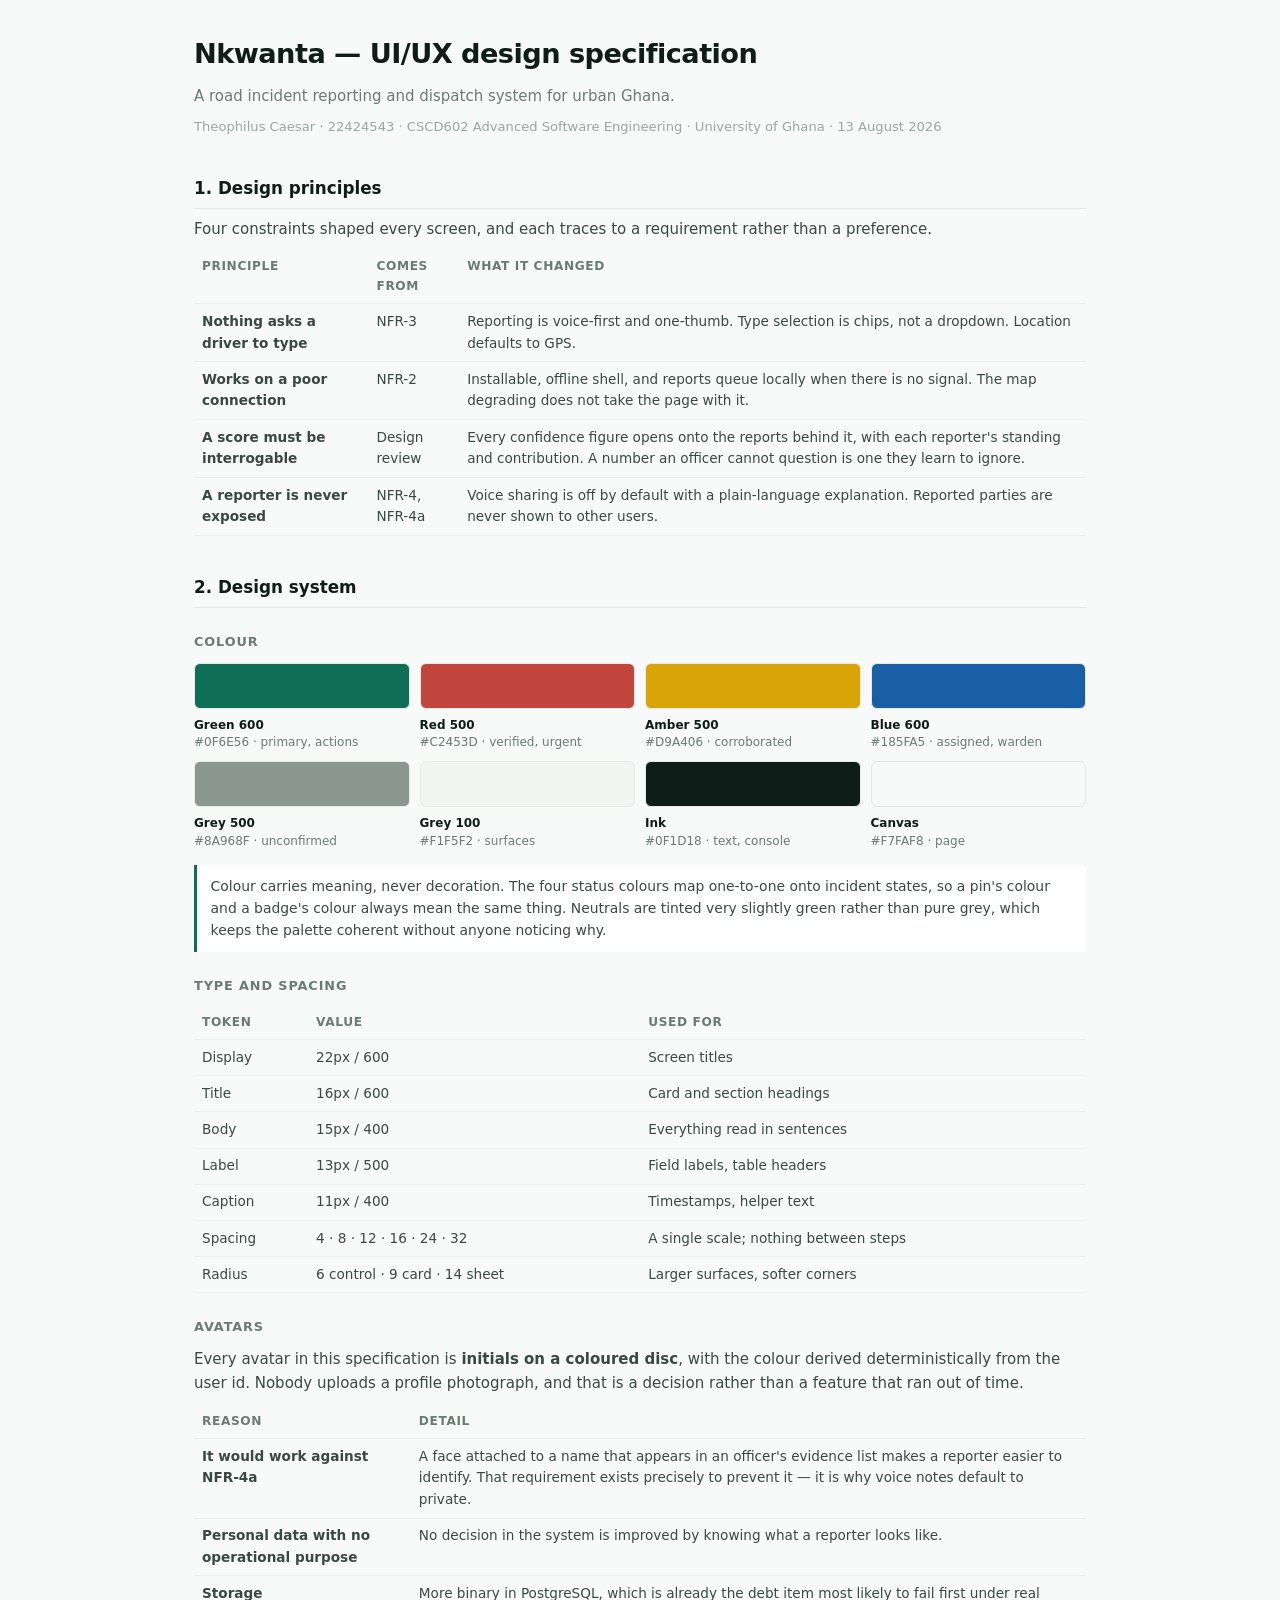
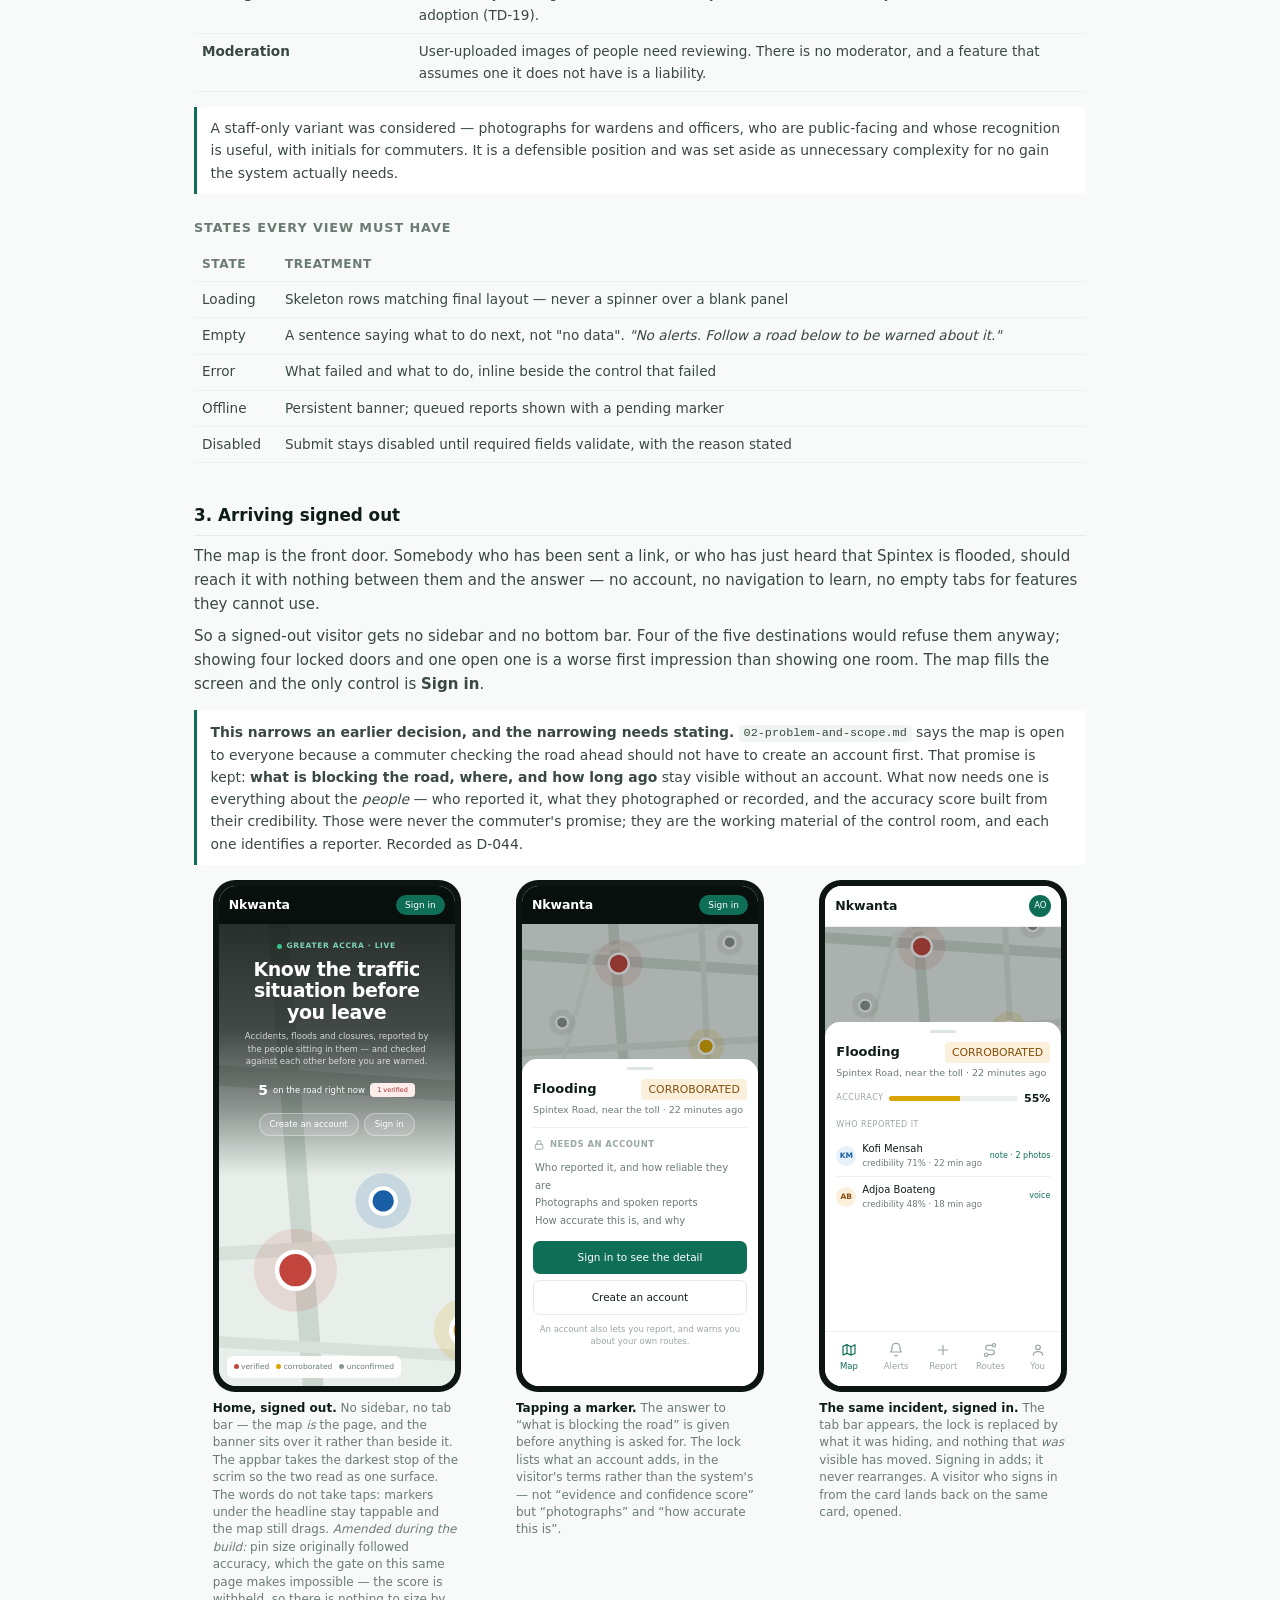
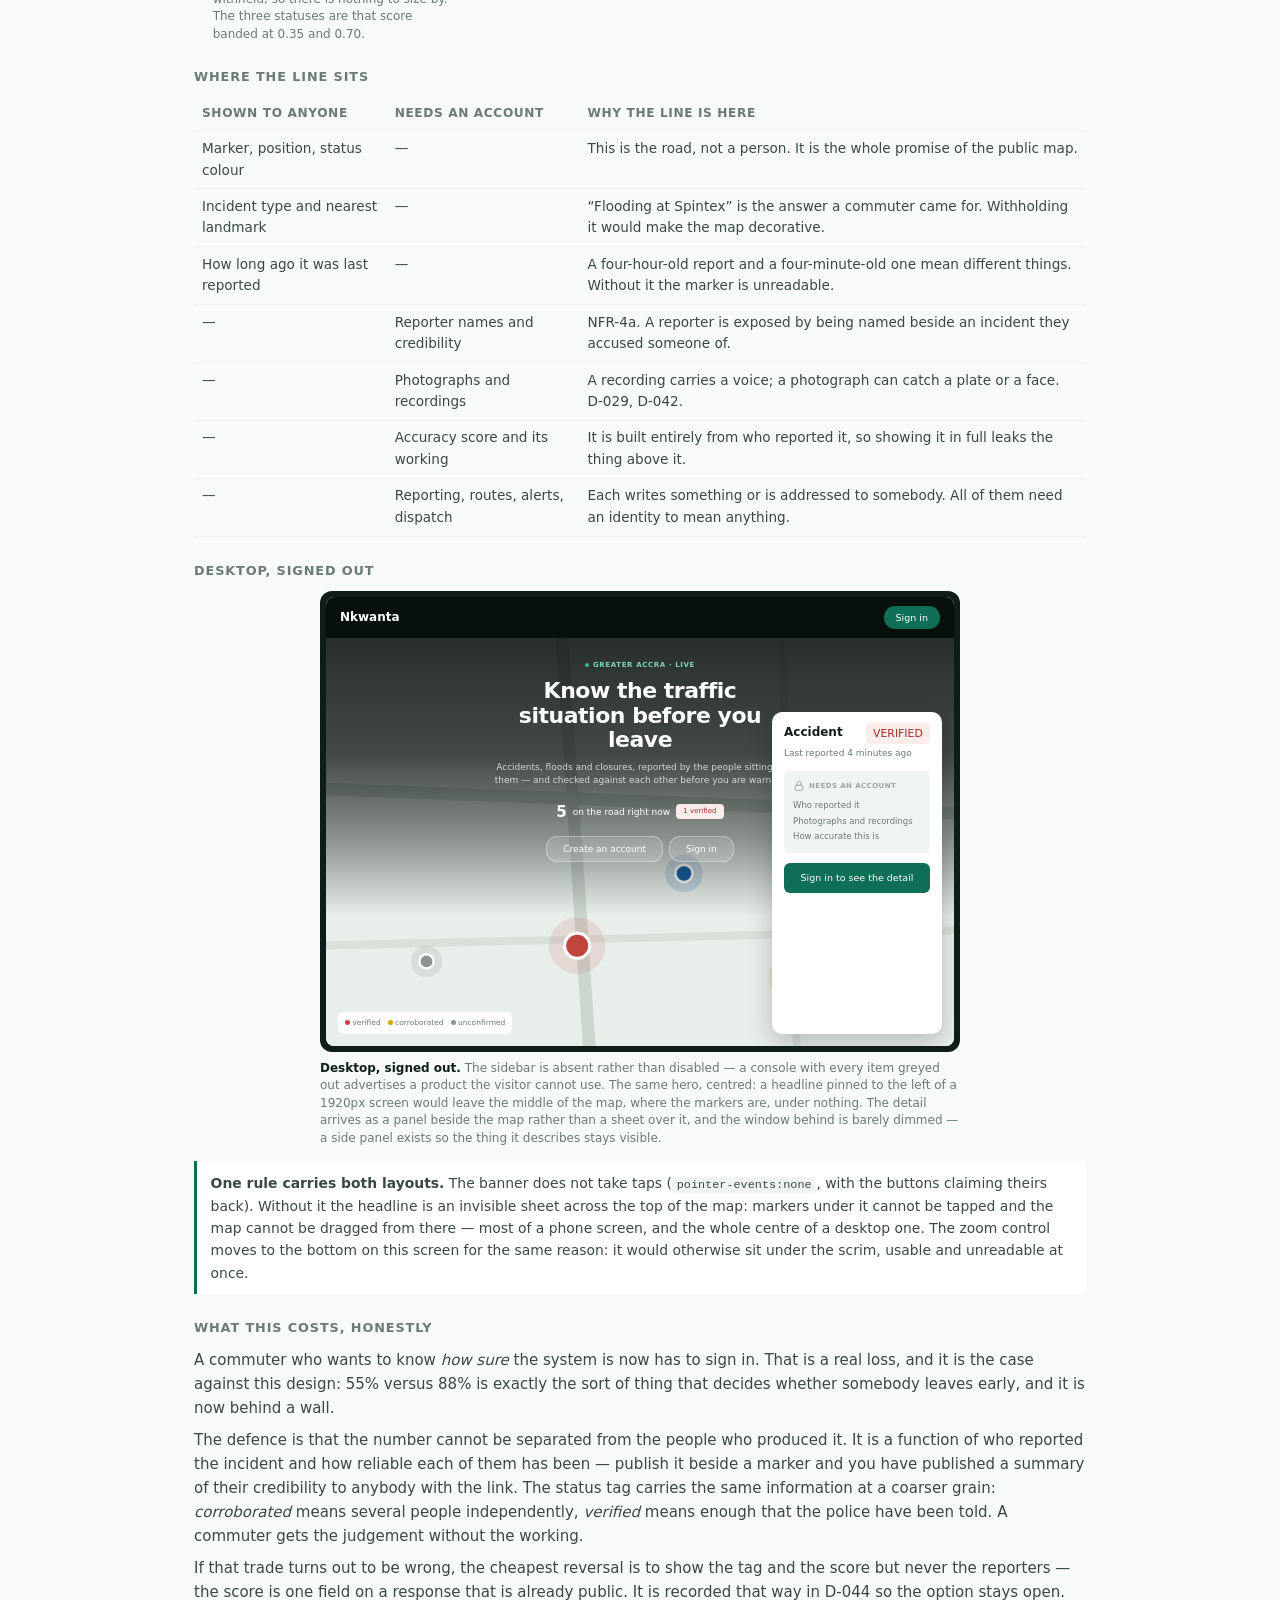
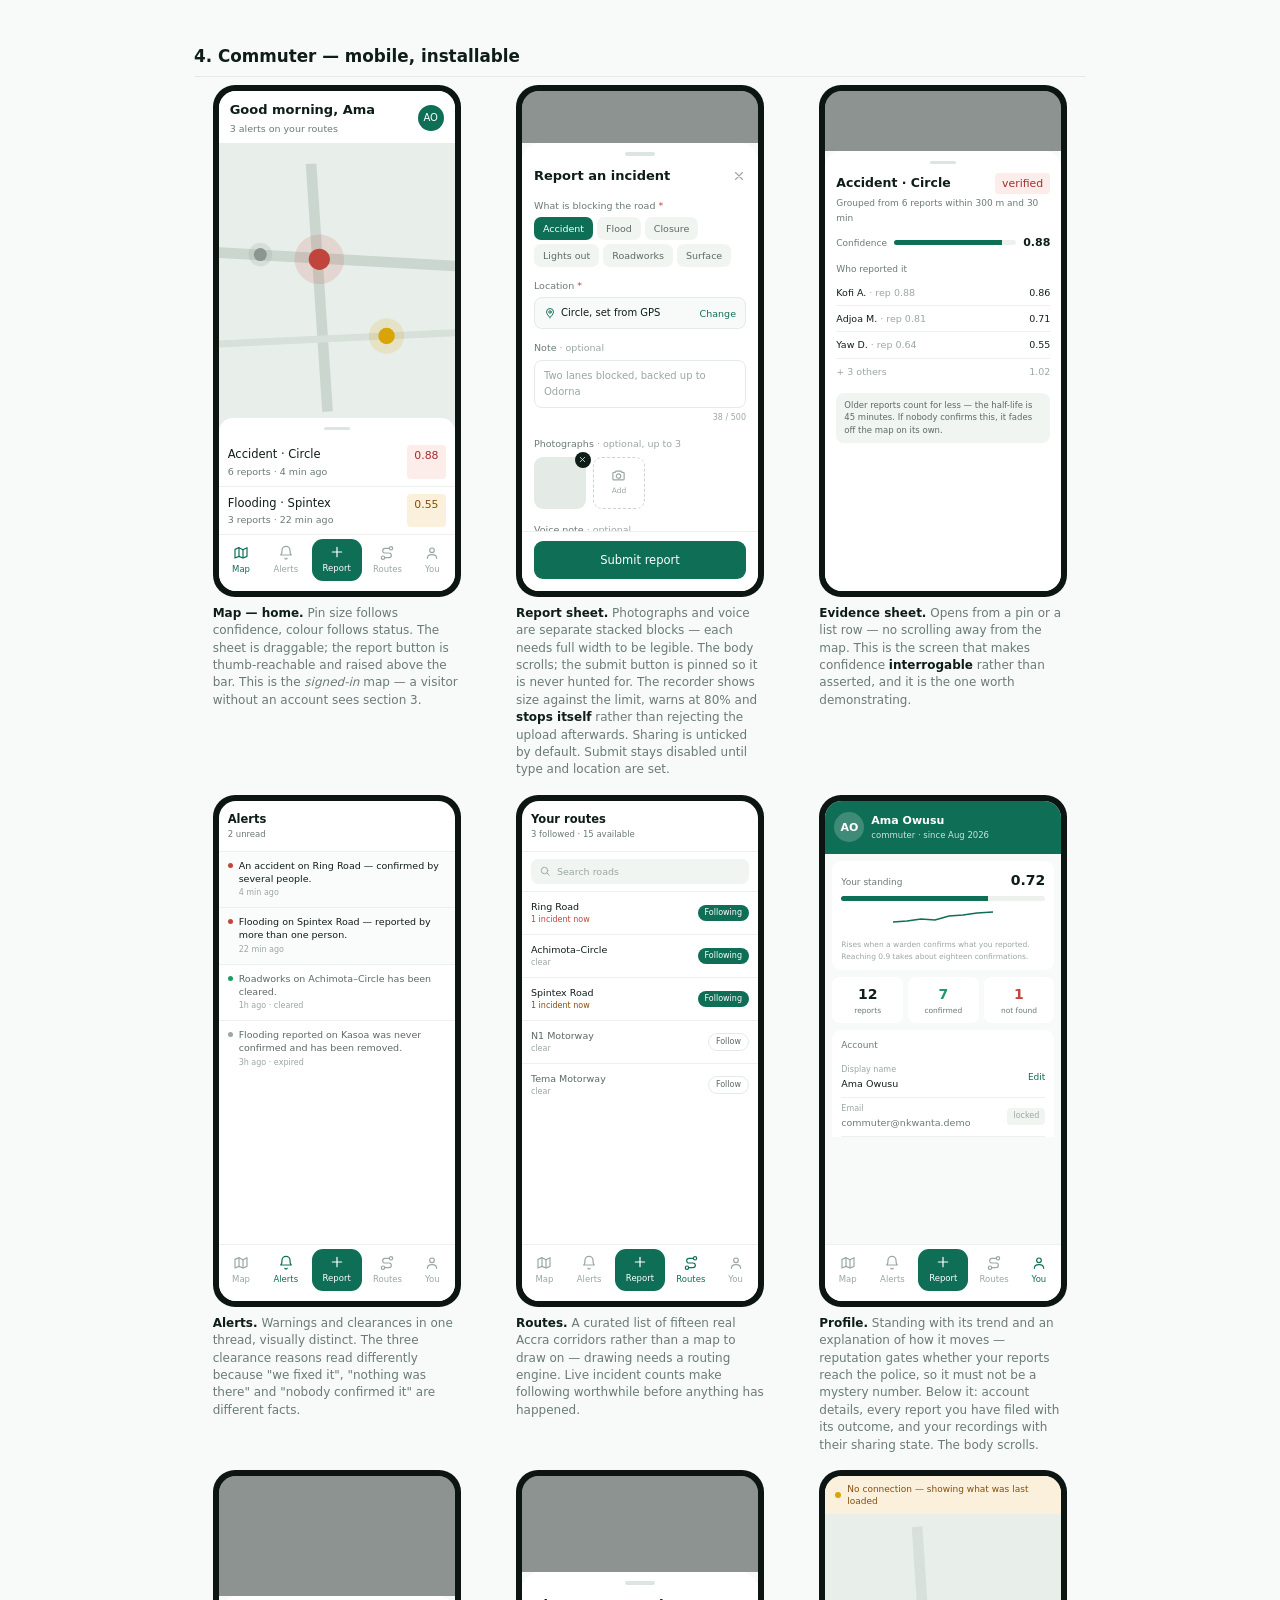
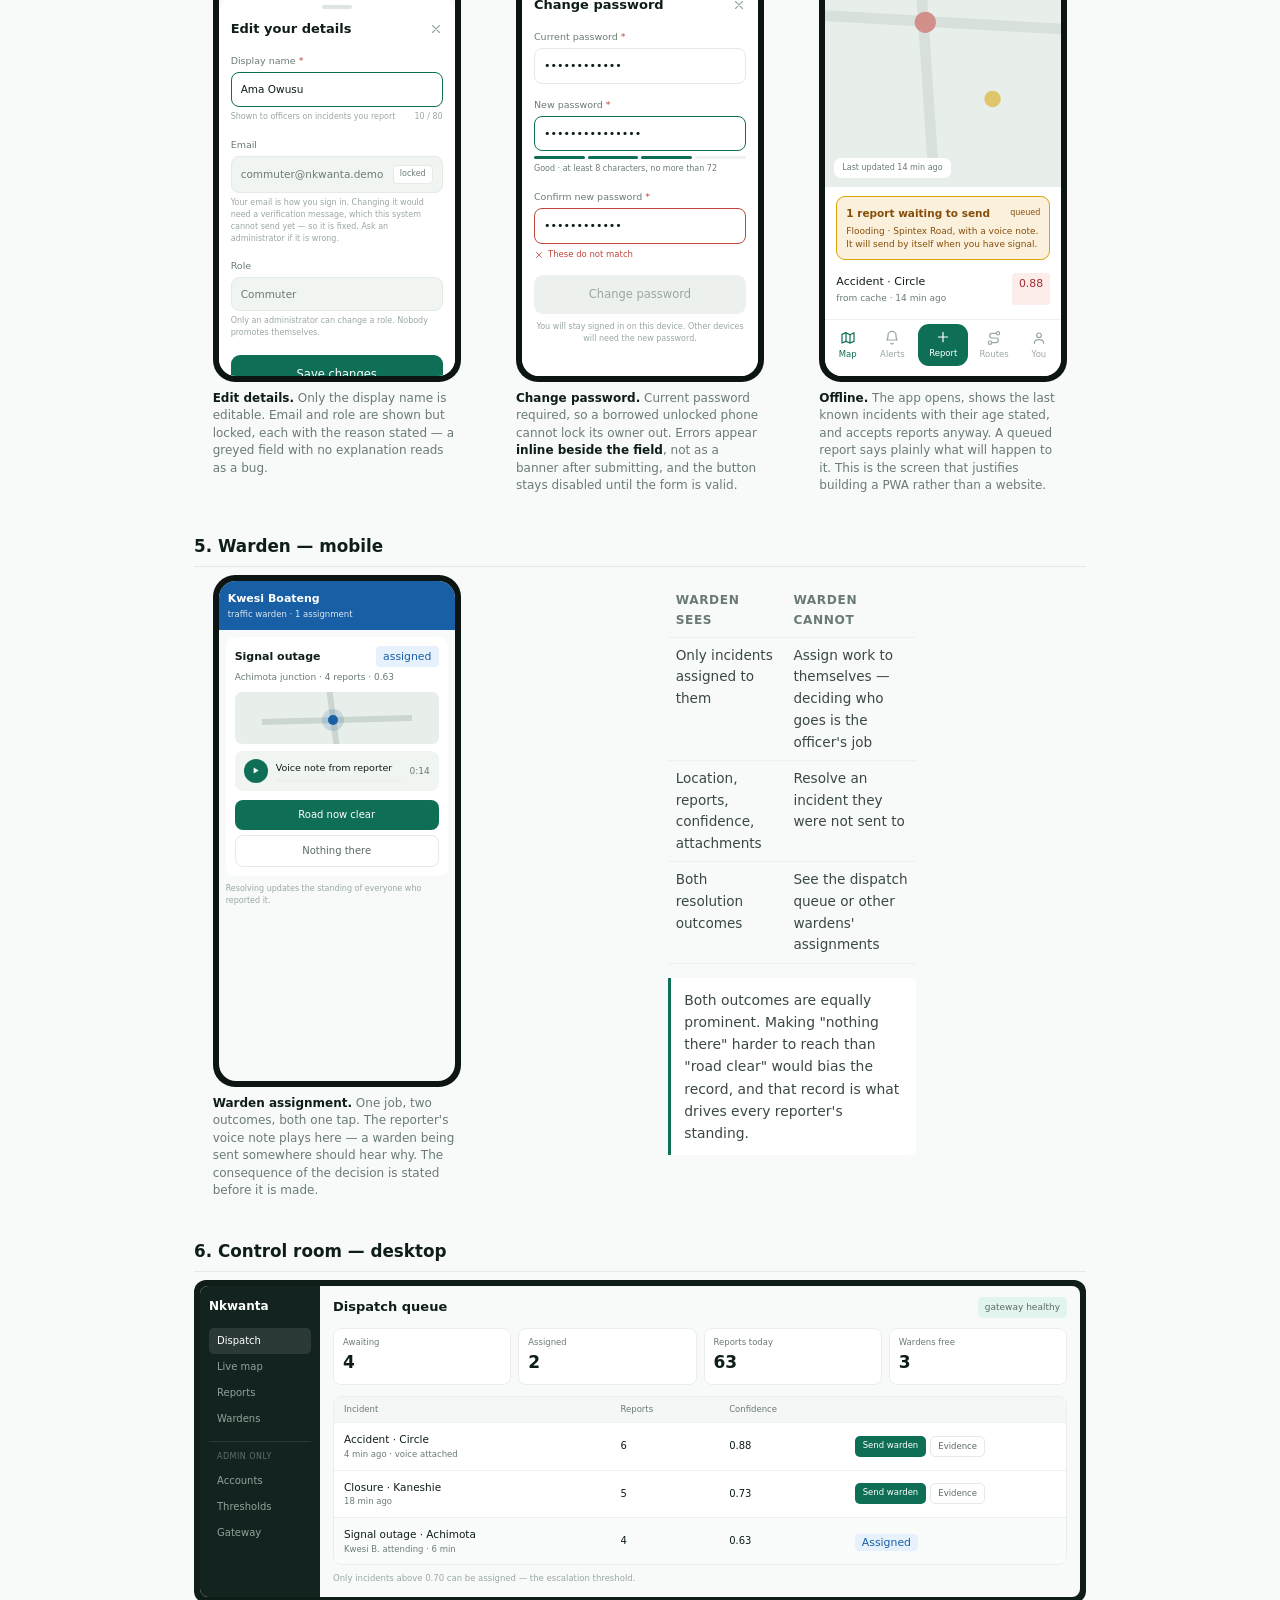
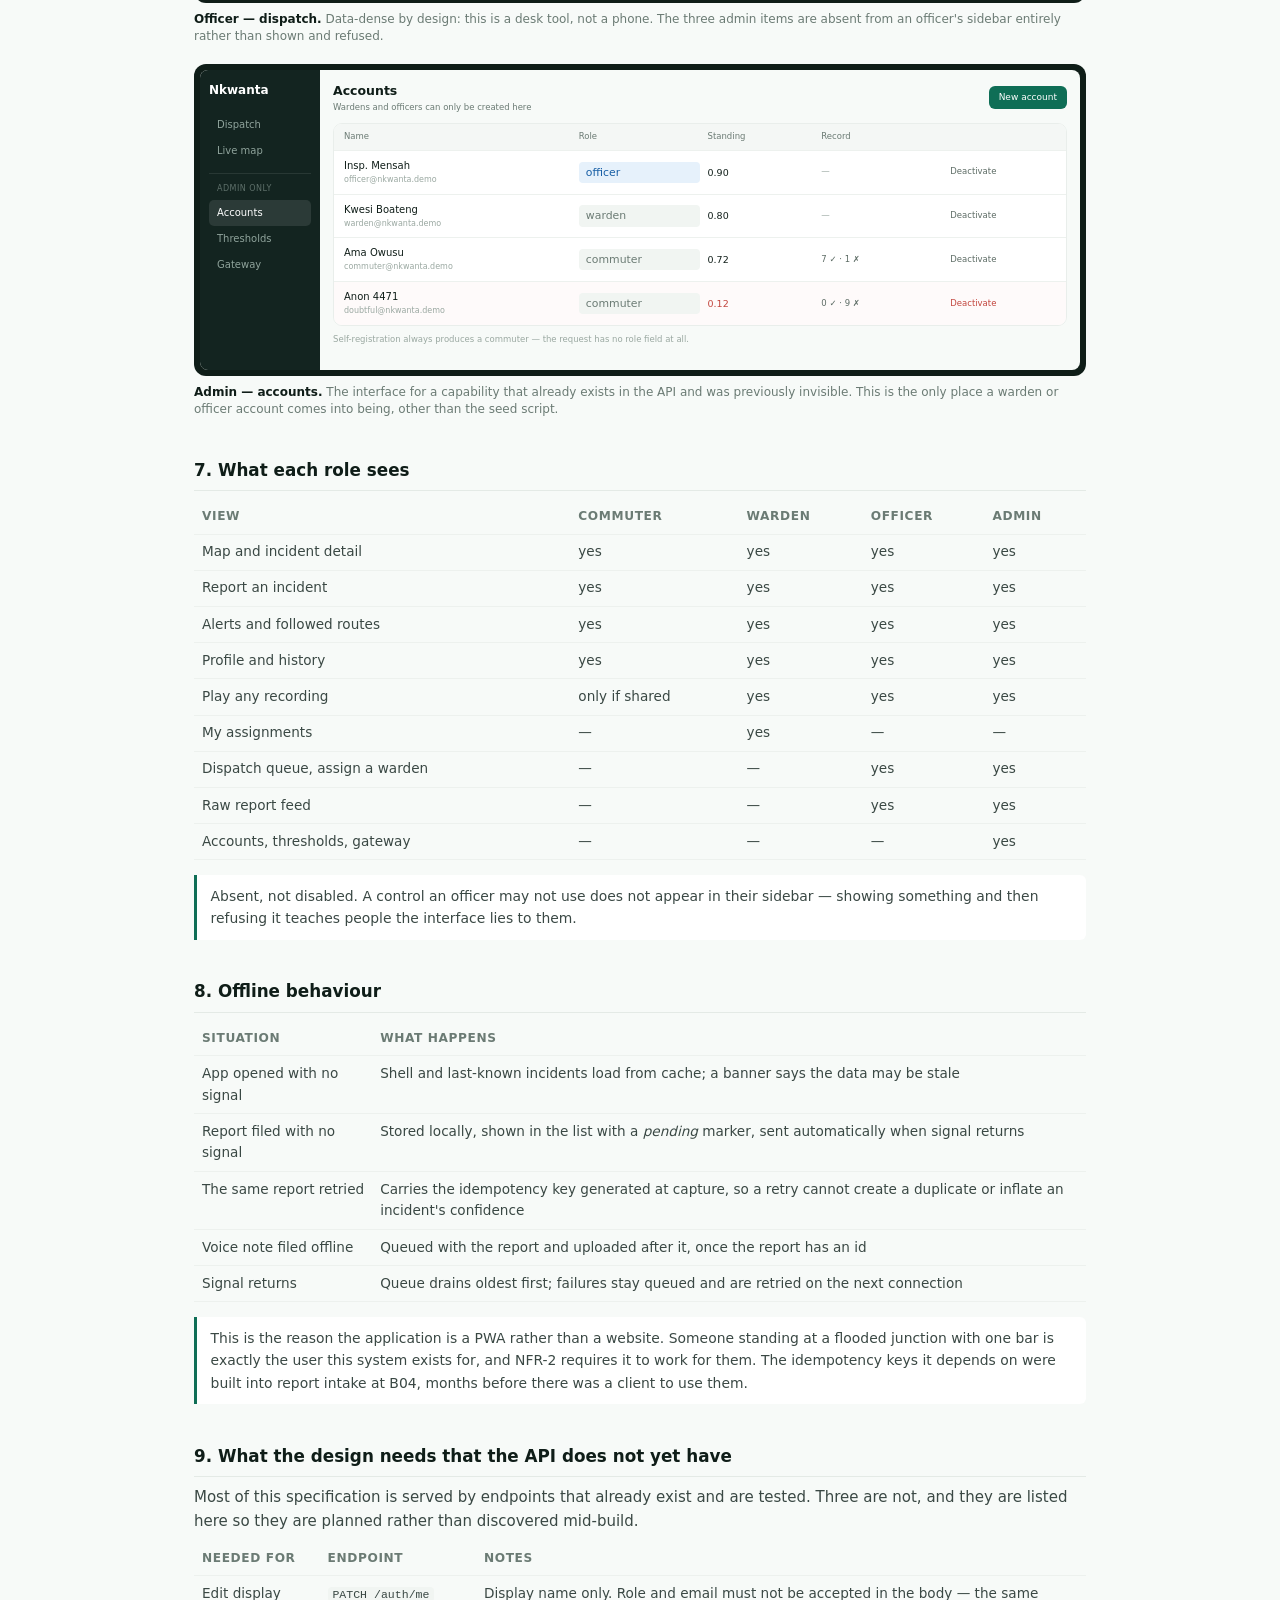
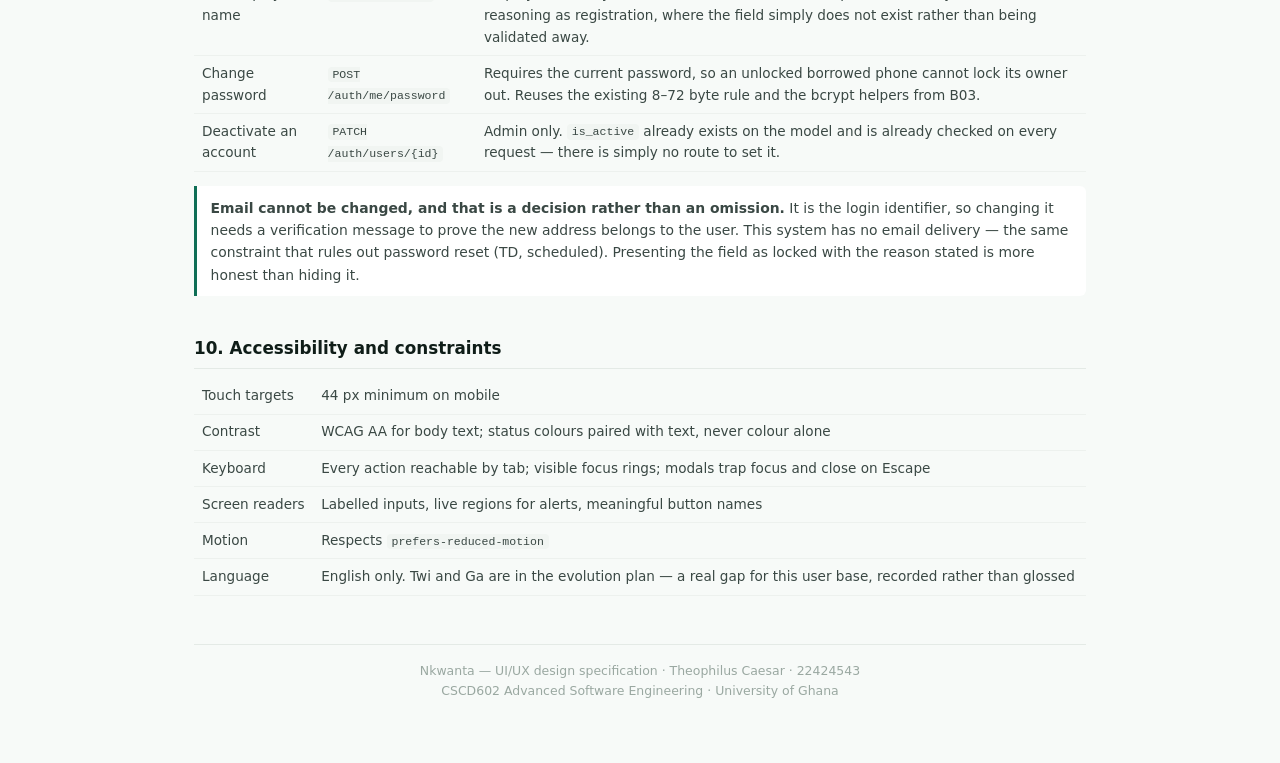
<file: docs/design/ui-designs.html>
<!DOCTYPE html>
<html lang="en">
<head>
<meta charset="utf-8">
<meta name="viewport" content="width=device-width,initial-scale=1">
<title>Nkwanta — UI/UX design specification</title>
<style>
  @page { size: A4; margin: 14mm; }
  :root{
    --ink:#0F1D18; --body:#3A4844; --muted:#6B7B74; --faint:#9AA8A1;
    --line:#E4EAE6; --hair:#EDF1EE; --bg:#F7FAF8; --card:#fff;
    --green:#0F6E56; --green-100:#E1F5EE; --green-600:#1A9D63;
    --blue:#185FA5;  --blue-100:#E6F1FB;
    --red:#C2453D;   --red-100:#FCECEA; --red-700:#A32D2D;
    --amber:#D9A406; --amber-100:#FBF0DC; --amber-700:#854F0B;
    --grey-100:#F1F5F2;
    --r-sm:6px; --r-md:9px; --r-lg:14px;
  }
  *{box-sizing:border-box}
  body{margin:0;background:var(--bg);color:var(--body);
       font:15px/1.6 system-ui,-apple-system,"Segoe UI",Roboto,sans-serif}
  .sheet{max-width:940px;margin:0 auto;padding:2rem 1.5rem 4rem}
  h1{font-size:1.7rem;margin:0 0 .2rem;color:var(--ink);letter-spacing:-.02em;font-weight:600}
  h2{font-size:1.05rem;margin:2.4rem 0 .5rem;color:var(--ink);font-weight:600;
     padding-bottom:.4rem;border-bottom:1px solid var(--line)}
  h3{font-size:.8rem;margin:1.5rem 0 .6rem;color:var(--muted);font-weight:600;
     text-transform:uppercase;letter-spacing:.07em}
  p{margin:.5rem 0} .lede{color:var(--muted);margin-bottom:.3rem}
  .meta{font-size:.82rem;color:var(--faint);margin-bottom:1.4rem}
  table{width:100%;border-collapse:collapse;font-size:.85rem;margin:.6rem 0}
  th,td{text-align:left;padding:.42rem .5rem;border-bottom:1px solid var(--hair);vertical-align:top}
  th{color:var(--muted);font-weight:600;font-size:.76rem;text-transform:uppercase;letter-spacing:.05em}
  code{background:var(--grey-100);padding:.08rem .3rem;border-radius:4px;font-size:.85em}
  .note{background:var(--card);border-left:3px solid var(--green);border-radius:0 var(--r-sm) var(--r-sm) 0;
        padding:.65rem .85rem;font-size:.87rem;margin:.9rem 0;color:var(--body)}
  .grid{display:grid;gap:18px}
  .g4{grid-template-columns:repeat(4,1fr)} .g3{grid-template-columns:repeat(3,1fr)}
  .g2{grid-template-columns:repeat(2,1fr)}
  /* Phone mockups are a fixed device size. Letting them stretch with the viewport
     would misrepresent the layout — a 240px column is the point. */
  .g3>div,.g4>div.dev{justify-self:center;width:100%;max-width:248px}
  @media(max-width:820px){.g4,.g3,.g2{grid-template-columns:1fr 1fr}}
  @media(max-width:560px){.g4,.g3,.g2{grid-template-columns:1fr}}
  .cap{font-size:.75rem;color:var(--muted);margin-top:.5rem;line-height:1.45}
  .cap b{color:var(--ink);font-weight:600}
  .phone{background:#0D1512;border-radius:22px;padding:6px;width:248px;margin:0 auto}
  .screen{background:var(--bg);border-radius:17px;overflow:hidden;height:500px;display:flex;flex-direction:column}
  .scroll{overflow-y:auto;-webkit-overflow-scrolling:touch}
  .ico{width:16px;height:16px;stroke:currentColor;stroke-width:1.8;fill:none;
       stroke-linecap:round;stroke-linejoin:round;display:block;margin:0 auto 2px}
  .ico-sm{width:12px;height:12px;stroke:currentColor;stroke-width:1.9;fill:none;
          stroke-linecap:round;stroke-linejoin:round;flex:none}
  .desk{background:var(--ink);border-radius:12px;padding:6px}
  .deskin{background:var(--bg);border-radius:8px;overflow:hidden;display:grid;grid-template-columns:120px 1fr;min-height:300px}
  .side{background:#132420;padding:11px 9px}
  .side .brand{color:#fff;font-size:12px;font-weight:600;margin-bottom:12px}
  .side a{display:block;color:#8FA39B;font-size:10px;padding:5px 8px;border-radius:5px;text-decoration:none}
  .side a.on{background:rgba(255,255,255,.1);color:#fff}
  .side .sec{color:#5E706A;font-size:8px;letter-spacing:.06em;padding:0 8px 4px;margin-top:9px;
             border-top:1px solid rgba(255,255,255,.09);padding-top:9px}
  .sw{height:46px;border-radius:var(--r-sm);border:1px solid var(--line)}
  .tag{font-size:.68rem;padding:.12rem .45rem;border-radius:4px;font-weight:500}
  .t-red{background:var(--red-100);color:var(--red-700)} .t-amb{background:var(--amber-100);color:var(--amber-700)}
  .t-blu{background:var(--blue-100);color:var(--blue)} .t-gry{background:var(--grey-100);color:var(--muted)}
  .t-grn{background:var(--green-100);color:var(--green)}
  .row{display:flex;justify-content:space-between;gap:6px;padding:7px 9px;border-bottom:1px solid var(--hair)}
  .bar{height:5px;background:var(--hair);border-radius:3px;overflow:hidden}
  .bar>i{display:block;height:100%;background:var(--green)}
  .nav{background:#fff;border-top:1px solid var(--hair);display:flex;justify-content:space-around;
       padding:8px 0 10px;flex:none}
  .nav a{text-align:center;font-size:8.5px;color:#9AA8A1;text-decoration:none;display:block;
         min-width:38px;padding:2px 0}
  .nav a.on{color:var(--green)}
  .nav a.fab{background:var(--green);color:#fff;border-radius:11px;padding:5px 11px;margin-top:-4px}
  footer{margin-top:3rem;padding-top:1rem;border-top:1px solid var(--line);
         font-size:.78rem;color:var(--faint);text-align:center}
  @media print{ body{background:#fff} .sheet{max-width:none;padding:0} h2{page-break-after:avoid} .grid{page-break-inside:avoid} }
</style>
</head>
<body>

<!-- Icon set. Inline so the document stays self-contained and prints without a network. -->
<svg style="display:none" aria-hidden="true">
  <symbol id="i-map" viewBox="0 0 24 24"><path d="M9 4 3 6.5v13L9 17l6 2.5 6-2.5v-13L15 7 9 4Z"/><path d="M9 4v13M15 7v12.5"/></symbol>
  <symbol id="i-bell" viewBox="0 0 24 24"><path d="M18 8a6 6 0 1 0-12 0c0 6-2 7-2 7h16s-2-1-2-7Z"/><path d="M10.3 20a2 2 0 0 0 3.4 0"/></symbol>
  <symbol id="i-plus" viewBox="0 0 24 24"><path d="M12 5v14M5 12h14"/></symbol>
  <symbol id="i-route" viewBox="0 0 24 24"><circle cx="6" cy="19" r="2.5"/><circle cx="18" cy="5" r="2.5"/><path d="M15.5 5H9a3.5 3.5 0 0 0 0 7h6a3.5 3.5 0 0 1 0 7H8.5"/></symbol>
  <symbol id="i-user" viewBox="0 0 24 24"><circle cx="12" cy="8" r="3.5"/><path d="M5 20c0-3.3 3.1-5.5 7-5.5s7 2.2 7 5.5"/></symbol>
  <symbol id="i-pin" viewBox="0 0 24 24"><path d="M12 21s7-6.3 7-11a7 7 0 1 0-14 0c0 4.7 7 11 7 11Z"/><circle cx="12" cy="10" r="2.5"/></symbol>
  <symbol id="i-camera" viewBox="0 0 24 24"><path d="M3 8.5A1.5 1.5 0 0 1 4.5 7h2L8 5h8l1.5 2h2A1.5 1.5 0 0 1 21 8.5v9A1.5 1.5 0 0 1 19.5 19h-15A1.5 1.5 0 0 1 3 17.5v-9Z"/><circle cx="12" cy="13" r="3.5"/></symbol>
  <symbol id="i-mic" viewBox="0 0 24 24"><rect x="9" y="3" width="6" height="11" rx="3"/><path d="M5 11a7 7 0 0 0 14 0M12 18v3"/></symbol>
  <symbol id="i-search" viewBox="0 0 24 24"><circle cx="11" cy="11" r="6.5"/><path d="m16 16 4.5 4.5"/></symbol>
  <symbol id="i-x" viewBox="0 0 24 24"><path d="M6 6l12 12M18 6 6 18"/></symbol>
  <symbol id="i-play" viewBox="0 0 24 24"><path d="M8 5.5v13l11-6.5-11-6.5Z"/></symbol>
  <symbol id="i-check" viewBox="0 0 24 24"><path d="m5 13 4.5 4.5L19 7"/></symbol>
  <symbol id="i-lock" viewBox="0 0 24 24"><rect x="4.5" y="10.5" width="15" height="10" rx="2"/><path d="M8 10.5V7a4 4 0 0 1 8 0v3.5"/></symbol>
  <symbol id="i-eye" viewBox="0 0 24 24"><path d="M2 12s3.6-6.5 10-6.5S22 12 22 12s-3.6 6.5-10 6.5S2 12 2 12Z"/><circle cx="12" cy="12" r="2.8"/></symbol>
</svg>

<div class="sheet">

<h1>Nkwanta — UI/UX design specification</h1>
<p class="lede">A road incident reporting and dispatch system for urban Ghana.</p>
<p class="meta">
  Theophilus Caesar · 22424543 · CSCD602 Advanced Software Engineering ·
  University of Ghana · 13 August 2026
</p>

<h2>1. Design principles</h2>
<p>Four constraints shaped every screen, and each traces to a requirement rather than a preference.</p>
<table>
  <tr><th>Principle</th><th>Comes from</th><th>What it changed</th></tr>
  <tr>
    <td><b>Nothing asks a driver to type</b></td>
    <td>NFR-3</td>
    <td>Reporting is voice-first and one-thumb. Type selection is chips, not a dropdown. Location defaults to GPS.</td>
  </tr>
  <tr>
    <td><b>Works on a poor connection</b></td>
    <td>NFR-2</td>
    <td>Installable, offline shell, and reports queue locally when there is no signal. The map degrading does not take the page with it.</td>
  </tr>
  <tr>
    <td><b>A score must be interrogable</b></td>
    <td>Design review</td>
    <td>Every confidence figure opens onto the reports behind it, with each reporter's standing and contribution. A number an officer cannot question is one they learn to ignore.</td>
  </tr>
  <tr>
    <td><b>A reporter is never exposed</b></td>
    <td>NFR-4, NFR-4a</td>
    <td>Voice sharing is off by default with a plain-language explanation. Reported parties are never shown to other users.</td>
  </tr>
</table>

<h2>2. Design system</h2>

<h3>Colour</h3>
<div class="grid g4" style="gap:10px">
  <div><div class="sw" style="background:#0F6E56"></div><div class="cap"><b>Green 600</b><br>#0F6E56 · primary, actions</div></div>
  <div><div class="sw" style="background:#C2453D"></div><div class="cap"><b>Red 500</b><br>#C2453D · verified, urgent</div></div>
  <div><div class="sw" style="background:#D9A406"></div><div class="cap"><b>Amber 500</b><br>#D9A406 · corroborated</div></div>
  <div><div class="sw" style="background:#185FA5"></div><div class="cap"><b>Blue 600</b><br>#185FA5 · assigned, warden</div></div>
  <div><div class="sw" style="background:#8A968F"></div><div class="cap"><b>Grey 500</b><br>#8A968F · unconfirmed</div></div>
  <div><div class="sw" style="background:#F1F5F2"></div><div class="cap"><b>Grey 100</b><br>#F1F5F2 · surfaces</div></div>
  <div><div class="sw" style="background:#0F1D18"></div><div class="cap"><b>Ink</b><br>#0F1D18 · text, console</div></div>
  <div><div class="sw" style="background:#F7FAF8"></div><div class="cap"><b>Canvas</b><br>#F7FAF8 · page</div></div>
</div>
<div class="note">
  Colour carries meaning, never decoration. The four status colours map one-to-one onto incident
  states, so a pin's colour and a badge's colour always mean the same thing. Neutrals are tinted
  very slightly green rather than pure grey, which keeps the palette coherent without anyone
  noticing why.
</div>

<h3>Type and spacing</h3>
<table>
  <tr><th>Token</th><th>Value</th><th>Used for</th></tr>
  <tr><td>Display</td><td>22px / 600</td><td>Screen titles</td></tr>
  <tr><td>Title</td><td>16px / 600</td><td>Card and section headings</td></tr>
  <tr><td>Body</td><td>15px / 400</td><td>Everything read in sentences</td></tr>
  <tr><td>Label</td><td>13px / 500</td><td>Field labels, table headers</td></tr>
  <tr><td>Caption</td><td>11px / 400</td><td>Timestamps, helper text</td></tr>
  <tr><td>Spacing</td><td>4 · 8 · 12 · 16 · 24 · 32</td><td>A single scale; nothing between steps</td></tr>
  <tr><td>Radius</td><td>6 control · 9 card · 14 sheet</td><td>Larger surfaces, softer corners</td></tr>
</table>

<h3>Avatars</h3>
<p>Every avatar in this specification is <b>initials on a coloured disc</b>, with the colour derived
deterministically from the user id. Nobody uploads a profile photograph, and that is a decision
rather than a feature that ran out of time.</p>
<table>
  <tr><th>Reason</th><th>Detail</th></tr>
  <tr><td><b>It would work against NFR-4a</b></td>
      <td>A face attached to a name that appears in an officer's evidence list makes a reporter
          easier to identify. That requirement exists precisely to prevent it — it is why voice
          notes default to private.</td></tr>
  <tr><td><b>Personal data with no operational purpose</b></td>
      <td>No decision in the system is improved by knowing what a reporter looks like.</td></tr>
  <tr><td><b>Storage</b></td>
      <td>More binary in PostgreSQL, which is already the debt item most likely to fail first
          under real adoption (TD-19).</td></tr>
  <tr><td><b>Moderation</b></td>
      <td>User-uploaded images of people need reviewing. There is no moderator, and a feature that
          assumes one it does not have is a liability.</td></tr>
</table>
<div class="note">
  A staff-only variant was considered — photographs for wardens and officers, who are public-facing
  and whose recognition is useful, with initials for commuters. It is a defensible position and was
  set aside as unnecessary complexity for no gain the system actually needs.
</div>

<h3>States every view must have</h3>
<table>
  <tr><th>State</th><th>Treatment</th></tr>
  <tr><td>Loading</td><td>Skeleton rows matching final layout — never a spinner over a blank panel</td></tr>
  <tr><td>Empty</td><td>A sentence saying what to do next, not "no data". <i>"No alerts. Follow a road below to be warned about it."</i></td></tr>
  <tr><td>Error</td><td>What failed and what to do, inline beside the control that failed</td></tr>
  <tr><td>Offline</td><td>Persistent banner; queued reports shown with a pending marker</td></tr>
  <tr><td>Disabled</td><td>Submit stays disabled until required fields validate, with the reason stated</td></tr>
</table>

<h2>3. Arriving signed out</h2>

<p>The map is the front door. Somebody who has been sent a link, or who has just heard that
Spintex is flooded, should reach it with nothing between them and the answer — no account,
no navigation to learn, no empty tabs for features they cannot use.</p>

<p>So a signed-out visitor gets no sidebar and no bottom bar. Four of the five destinations
would refuse them anyway; showing four locked doors and one open one is a worse first
impression than showing one room. The map fills the screen and the only control is
<b>Sign in</b>.</p>

<div class="note">
  <b>This narrows an earlier decision, and the narrowing needs stating.</b>
  <code>02-problem-and-scope.md</code> says the map is open to everyone because a commuter
  checking the road ahead should not have to create an account first. That promise is kept:
  <b>what is blocking the road, where, and how long ago</b> stay visible without an account.
  What now needs one is everything about the <em>people</em> — who reported it, what they
  photographed or recorded, and the accuracy score built from their credibility. Those were
  never the commuter's promise; they are the working material of the control room, and each
  one identifies a reporter. Recorded as D-044.
</div>

<div class="grid g3">

  <div>
    <div class="phone"><div class="screen">
      <div style="padding:9px 10px;display:flex;justify-content:space-between;align-items:center;
                      background:#08100D;flex:none;z-index:2">
            <div style="font-size:12.5px;font-weight:600;color:#fff;letter-spacing:-.01em">Nkwanta</div>
            <div style="display:flex;gap:5px;align-items:center">
              <span style="font-size:9px;color:#fff;background:var(--green);
                           border-radius:11px;padding:3px 9px;font-weight:500">Sign in</span>
            </div>
          </div>
      <div style="flex:1;position:relative;min-height:0">
        <svg viewBox="0 0 200 200" preserveAspectRatio="xMidYMid slice" style="width:100%;height:100%;display:block">
          <rect width="200" height="200" fill="#E8EEEA"/>
          <path d="M-5 62 L205 76" stroke="#CBD6CF" stroke-width="9" fill="none"/>
          <path d="M74 -5 L90 205" stroke="#CBD6CF" stroke-width="9" fill="none"/>
          <path d="M-5 146 L205 134" stroke="#D8E0DA" stroke-width="6" fill="none"/>
          <path d="M-5 178 L205 190" stroke="#D8E0DA" stroke-width="5" fill="none"/>
          <path d="M150 -5 L160 205" stroke="#D8E0DA" stroke-width="5" fill="none"/>
          <circle cx="82" cy="150" r="18" fill="#C2453D" opacity=".13"/><circle cx="82" cy="150" r="8" fill="#C2453D" stroke="#fff" stroke-width="2"/>
          <circle cx="156" cy="176" r="14" fill="#D9A406" opacity=".16"/><circle cx="156" cy="176" r="6.5" fill="#D9A406" stroke="#fff" stroke-width="2"/>
          <circle cx="34" cy="186" r="10" fill="#8A968F" opacity=".18"/><circle cx="34" cy="186" r="5" fill="#8A968F" stroke="#fff" stroke-width="1.6"/>
          <circle cx="120" cy="120" r="12" fill="#185FA5" opacity=".16"/><circle cx="120" cy="120" r="5.5" fill="#185FA5" stroke="#fff" stroke-width="1.8"/>
        </svg>

        <div style="position:absolute;left:0;right:0;top:0;padding:16px 13px 40px;text-align:center;
                    background:linear-gradient(to bottom,rgba(8,16,13,.86) 0%,rgba(8,16,13,.74) 42%,
                    rgba(8,16,13,.42) 72%,rgba(8,16,13,0) 100%)">
          <div style="font-size:7.5px;font-weight:600;letter-spacing:.09em;text-transform:uppercase;
                      color:#7FD4B4;display:flex;align-items:center;justify-content:center;gap:4px">
            <i style="display:inline-block;width:5px;height:5px;border-radius:50%;background:#37C08A"></i>
            Greater Accra · live
          </div>
          <div style="font-size:19px;line-height:1.12;font-weight:600;color:#fff;
                      letter-spacing:-.022em;margin:7px auto 0;max-width:9.5em">Know the traffic situation before you leave</div>
          <div style="font-size:8.5px;line-height:1.5;color:rgba(255,255,255,.76);margin:7px auto 0;max-width:23em">
            Accidents, floods and closures, reported by the people sitting in them — and checked
            against each other before you are warned.
          </div>
          <div style="margin-top:11px;color:#fff;font-size:8.5px;display:flex;align-items:center;
                      justify-content:center;gap:5px">
            <b style="font-size:14px">5</b> on the road right now
            <span class="tag t-red" style="font-size:6.5px">1 verified</span>
          </div>
          <div style="margin-top:11px;display:flex;gap:5px;justify-content:center">
            <span style="font-size:8.5px;color:#fff;background:rgba(255,255,255,.13);
                         border:1px solid rgba(255,255,255,.34);border-radius:11px;padding:4px 10px">Create an account</span>
            <span style="font-size:8.5px;color:#fff;background:rgba(255,255,255,.13);
                         border:1px solid rgba(255,255,255,.34);border-radius:11px;padding:4px 10px">Sign in</span>
          </div>
        </div>

        <div style="position:absolute;left:8px;bottom:8px;background:rgba(255,255,255,.94);
                    border-radius:6px;padding:5px 7px;display:flex;gap:7px;font-size:7.5px;color:var(--muted)">
          <span><i style="display:inline-block;width:5px;height:5px;border-radius:50%;background:#C2453D"></i> verified</span>
          <span><i style="display:inline-block;width:5px;height:5px;border-radius:50%;background:#D9A406"></i> corroborated</span>
          <span><i style="display:inline-block;width:5px;height:5px;border-radius:50%;background:#8A968F"></i> unconfirmed</span>
        </div>
      </div>
    </div></div>
    <div class="cap"><b>Home, signed out.</b> No sidebar, no tab bar — the map <em>is</em> the
      page, and the banner sits over it rather than beside it. The appbar takes the darkest
      stop of the scrim so the two read as one surface. The words do not take taps: markers
      under the headline stay tappable and the map still drags. <em>Amended during the
      build:</em> pin size originally followed accuracy, which the gate on this same page
      makes impossible — the score is withheld, so there is nothing to size by. The three
      statuses are that score banded at 0.35 and 0.70.</div>
  </div>

  <div>
    <div class="phone"><div class="screen">
      <div style="padding:9px 10px;display:flex;justify-content:space-between;align-items:center;
                      background:#08100D;flex:none;z-index:2">
            <div style="font-size:12.5px;font-weight:600;color:#fff;letter-spacing:-.01em">Nkwanta</div>
            <div style="display:flex;gap:5px;align-items:center">
              <span style="font-size:9px;color:#fff;background:var(--green);
                           border-radius:11px;padding:3px 9px;font-weight:500">Sign in</span>
            </div>
          </div>
      <div style="height:150px;position:relative;flex:none;overflow:hidden">
        <svg viewBox="0 0 200 200" preserveAspectRatio="xMidYMid slice" style="width:100%;height:100%;display:block">
            <rect width="200" height="200" fill="#E8EEEA"/>
            <path d="M-5 62 L205 76" stroke="#CBD6CF" stroke-width="9" fill="none"/>
            <path d="M74 -5 L90 205" stroke="#CBD6CF" stroke-width="9" fill="none"/>
            <path d="M-5 146 L205 134" stroke="#D8E0DA" stroke-width="6" fill="none"/>
            <path d="M-5 178 L205 190" stroke="#D8E0DA" stroke-width="5" fill="none"/>
            <path d="M150 -5 L160 205" stroke="#D8E0DA" stroke-width="5" fill="none"/>
            <path d="M20 205 L60 60 L200 30" stroke="#DFE7E1" stroke-width="4" fill="none"/>
            <circle cx="82" cy="70" r="20" fill="#C2453D" opacity=".13"/><circle cx="82" cy="70" r="8.5" fill="#C2453D" stroke="#fff" stroke-width="2"/>
            <circle cx="156" cy="140" r="15" fill="#D9A406" opacity=".16"/><circle cx="156" cy="140" r="6.5" fill="#D9A406" stroke="#fff" stroke-width="2"/>
            <circle cx="34" cy="120" r="11" fill="#8A968F" opacity=".18"/><circle cx="34" cy="120" r="5" fill="#8A968F" stroke="#fff" stroke-width="1.6"/>
            <circle cx="120" cy="184" r="13" fill="#185FA5" opacity=".16"/><circle cx="120" cy="184" r="6" fill="#185FA5" stroke="#fff" stroke-width="1.8"/>
            <circle cx="176" cy="52" r="11" fill="#8A968F" opacity=".18"/><circle cx="176" cy="52" r="5" fill="#8A968F" stroke="#fff" stroke-width="1.6"/>
          </svg>
        <div style="position:absolute;inset:0;background:rgba(13,21,18,.28)"></div>
      </div>
      <div style="background:#fff;border-radius:15px 15px 0 0;margin-top:-15px;flex:1;
                  display:flex;flex-direction:column;min-height:0;position:relative;z-index:2">
        <div style="width:26px;height:3px;background:#DDE5E0;border-radius:2px;margin:8px auto 9px"></div>
        <div style="padding:0 11px 11px;overflow-y:auto">
          <div style="display:flex;justify-content:space-between;align-items:flex-start;gap:6px">
            <div style="font-size:13px;font-weight:600;color:var(--ink)">Flooding</div>
            <span class="tag t-amb">CORROBORATED</span>
          </div>
          <div style="font-size:9.5px;color:var(--muted);margin-top:2px">Spintex Road, near the toll · 22 minutes ago</div>

          <div style="height:1px;background:var(--hair);margin:10px 0"></div>

          <div style="display:flex;align-items:center;gap:5px;color:var(--faint);margin-bottom:7px">
            <svg class="ico-sm"><use href="#i-lock"/></svg>
            <span style="font-size:8.5px;letter-spacing:.05em;font-weight:600;text-transform:uppercase">Needs an account</span>
          </div>
          <div style="font-size:10px;color:var(--muted);line-height:1.75;padding-left:2px">
            <div>Who reported it, and how reliable they are</div>
            <div>Photographs and spoken reports</div>
            <div>How accurate this is, and why</div>
          </div>

          <div style="background:var(--green);color:#fff;border-radius:7px;text-align:center;
                      padding:8px;font-size:10.5px;font-weight:500;margin-top:12px">Sign in to see the detail</div>
          <div style="border:1px solid var(--line);border-radius:7px;text-align:center;
                      padding:8px;font-size:10.5px;color:var(--ink);margin-top:6px">Create an account</div>
          <div style="font-size:8.5px;color:var(--faint);text-align:center;margin-top:8px;line-height:1.5">
            An account also lets you report, and warns you about your own routes.
          </div>
        </div>
      </div>
    </div></div>
    <div class="cap"><b>Tapping a marker.</b> The answer to “what is blocking the road” is given
      before anything is asked for. The lock lists what an account adds, in the visitor's terms
      rather than the system's — not “evidence and confidence score” but “photographs” and
      “how accurate this is”.</div>
  </div>

  <div>
    <div class="phone"><div class="screen">
      <div style="padding:9px 10px;display:flex;justify-content:space-between;align-items:center;
                  background:#fff;border-bottom:1px solid var(--hair);flex:none">
        <div style="font-size:12.5px;font-weight:600;color:var(--ink)">Nkwanta</div>
        <div style="width:22px;height:22px;border-radius:50%;background:var(--green);color:#fff;
                    font-size:8.5px;display:flex;align-items:center;justify-content:center;font-weight:500">AO</div>
      </div>
      <div style="height:110px;position:relative;flex:none;overflow:hidden">
        <svg viewBox="0 0 200 200" preserveAspectRatio="xMidYMid slice" style="width:100%;height:100%;display:block">
            <rect width="200" height="200" fill="#E8EEEA"/>
            <path d="M-5 62 L205 76" stroke="#CBD6CF" stroke-width="9" fill="none"/>
            <path d="M74 -5 L90 205" stroke="#CBD6CF" stroke-width="9" fill="none"/>
            <path d="M-5 146 L205 134" stroke="#D8E0DA" stroke-width="6" fill="none"/>
            <path d="M-5 178 L205 190" stroke="#D8E0DA" stroke-width="5" fill="none"/>
            <path d="M150 -5 L160 205" stroke="#D8E0DA" stroke-width="5" fill="none"/>
            <path d="M20 205 L60 60 L200 30" stroke="#DFE7E1" stroke-width="4" fill="none"/>
            <circle cx="82" cy="70" r="20" fill="#C2453D" opacity=".13"/><circle cx="82" cy="70" r="8.5" fill="#C2453D" stroke="#fff" stroke-width="2"/>
            <circle cx="156" cy="140" r="15" fill="#D9A406" opacity=".16"/><circle cx="156" cy="140" r="6.5" fill="#D9A406" stroke="#fff" stroke-width="2"/>
            <circle cx="34" cy="120" r="11" fill="#8A968F" opacity=".18"/><circle cx="34" cy="120" r="5" fill="#8A968F" stroke="#fff" stroke-width="1.6"/>
            <circle cx="120" cy="184" r="13" fill="#185FA5" opacity=".16"/><circle cx="120" cy="184" r="6" fill="#185FA5" stroke="#fff" stroke-width="1.8"/>
            <circle cx="176" cy="52" r="11" fill="#8A968F" opacity=".18"/><circle cx="176" cy="52" r="5" fill="#8A968F" stroke="#fff" stroke-width="1.6"/>
          </svg>
        <div style="position:absolute;inset:0;background:rgba(13,21,18,.28)"></div>
      </div>
      <div style="background:#fff;border-radius:15px 15px 0 0;margin-top:-15px;flex:1;
                  display:flex;flex-direction:column;min-height:0;position:relative;z-index:2">
        <div style="width:26px;height:3px;background:#DDE5E0;border-radius:2px;margin:8px auto 9px"></div>
        <div style="padding:0 11px 11px;overflow-y:auto">
          <div style="display:flex;justify-content:space-between;align-items:flex-start;gap:6px">
            <div style="font-size:13px;font-weight:600;color:var(--ink)">Flooding</div>
            <span class="tag t-amb">CORROBORATED</span>
          </div>
          <div style="font-size:9.5px;color:var(--muted);margin-top:2px">Spintex Road, near the toll · 22 minutes ago</div>

          <div style="display:flex;align-items:center;gap:6px;margin:10px 0 3px">
            <span style="font-size:8px;color:var(--faint);text-transform:uppercase;letter-spacing:.06em;min-width:44px">Accuracy</span>
            <div class="bar" style="flex:1"><i style="width:55%;background:var(--amber)"></i></div>
            <b style="font-size:11px;color:var(--ink)">55%</b>
          </div>

          <div style="font-size:8px;color:var(--faint);text-transform:uppercase;letter-spacing:.06em;margin:11px 0 5px">Who reported it</div>
          <div style="display:flex;align-items:center;gap:6px;padding:5px 0;border-bottom:1px solid var(--hair)">
            <div style="width:20px;height:20px;border-radius:50%;background:var(--blue-100);color:var(--blue);
                        font-size:7.5px;display:flex;align-items:center;justify-content:center;font-weight:600;flex:none">KM</div>
            <div style="flex:1;min-width:0">
              <div style="font-size:10px;font-weight:500;color:var(--ink)">Kofi Mensah</div>
              <div style="font-size:8.5px;color:var(--muted)">credibility 71% · 22 min ago</div>
            </div>
            <span style="font-size:8px;color:var(--green)">note · 2 photos</span>
          </div>
          <div style="display:flex;align-items:center;gap:6px;padding:5px 0">
            <div style="width:20px;height:20px;border-radius:50%;background:var(--amber-100);color:var(--amber-700);
                        font-size:7.5px;display:flex;align-items:center;justify-content:center;font-weight:600;flex:none">AB</div>
            <div style="flex:1;min-width:0">
              <div style="font-size:10px;font-weight:500;color:var(--ink)">Adjoa Boateng</div>
              <div style="font-size:8.5px;color:var(--muted)">credibility 48% · 18 min ago</div>
            </div>
            <span style="font-size:8px;color:var(--green)">voice</span>
          </div>
        </div>
      </div>
      <div class="nav">
        <a class="on"><svg class="ico"><use href="#i-map"/></svg>Map</a>
        <a><svg class="ico"><use href="#i-bell"/></svg>Alerts</a>
        <a><svg class="ico"><use href="#i-plus"/></svg>Report</a>
        <a><svg class="ico"><use href="#i-route"/></svg>Routes</a>
        <a><svg class="ico"><use href="#i-user"/></svg>You</a>
      </div>
    </div></div>
    <div class="cap"><b>The same incident, signed in.</b> The tab bar appears, the lock is
      replaced by what it was hiding, and nothing that <em>was</em> visible has moved. Signing in
      adds; it never rearranges. A visitor who signs in from the card lands back on the same
      card, opened.</div>
  </div>

</div>

<h3>Where the line sits</h3>

<table>
  <tr><th>Shown to anyone</th><th>Needs an account</th><th>Why the line is here</th></tr>
  <tr>
    <td>Marker, position, status colour</td><td>—</td>
    <td>This is the road, not a person. It is the whole promise of the public map.</td>
  </tr>
  <tr>
    <td>Incident type and nearest landmark</td><td>—</td>
    <td>“Flooding at Spintex” is the answer a commuter came for. Withholding it would make the map decorative.</td>
  </tr>
  <tr>
    <td>How long ago it was last reported</td><td>—</td>
    <td>A four-hour-old report and a four-minute-old one mean different things. Without it the marker is unreadable.</td>
  </tr>
  <tr>
    <td>—</td><td>Reporter names and credibility</td>
    <td>NFR-4a. A reporter is exposed by being named beside an incident they accused someone of.</td>
  </tr>
  <tr>
    <td>—</td><td>Photographs and recordings</td>
    <td>A recording carries a voice; a photograph can catch a plate or a face. D-029, D-042.</td>
  </tr>
  <tr>
    <td>—</td><td>Accuracy score and its working</td>
    <td>It is built entirely from who reported it, so showing it in full leaks the thing above it.</td>
  </tr>
  <tr>
    <td>—</td><td>Reporting, routes, alerts, dispatch</td>
    <td>Each writes something or is addressed to somebody. All of them need an identity to mean anything.</td>
  </tr>
</table>

<h3>Desktop, signed out</h3>

<div class="desk" style="max-width:640px;margin:.6rem auto 0">
  <div class="deskin" style="grid-template-columns:1fr;min-height:300px">
    <div style="display:flex;flex-direction:column">
      <div style="background:#08100D;padding:9px 14px;display:flex;justify-content:space-between;align-items:center">
        <div style="font-size:12px;font-weight:600;color:#fff">Nkwanta</div>
        <span style="font-size:9.5px;color:#fff;background:var(--green);border-radius:11px;
                     padding:4px 12px;font-weight:500">Sign in</span>
      </div>
      <div style="flex:1;position:relative;min-height:260px;overflow:hidden">
        <svg viewBox="0 0 400 260" preserveAspectRatio="xMidYMid slice" style="width:100%;height:100%;display:block">
          <rect width="400" height="260" fill="#E8EEEA"/>
          <path d="M-5 96 L405 112" stroke="#CBD6CF" stroke-width="8" fill="none"/>
          <path d="M150 -5 L168 265" stroke="#CBD6CF" stroke-width="8" fill="none"/>
          <path d="M-5 196 L405 186" stroke="#D8E0DA" stroke-width="5" fill="none"/>
          <path d="M290 -5 L300 265" stroke="#D8E0DA" stroke-width="5" fill="none"/>
          <circle cx="160" cy="196" r="18" fill="#C2453D" opacity=".13"/><circle cx="160" cy="196" r="8" fill="#C2453D" stroke="#fff" stroke-width="2"/>
          <circle cx="296" cy="216" r="14" fill="#D9A406" opacity=".16"/><circle cx="296" cy="216" r="6" fill="#D9A406" stroke="#fff" stroke-width="2"/>
          <circle cx="64" cy="206" r="10" fill="#8A968F" opacity=".18"/><circle cx="64" cy="206" r="4.5" fill="#8A968F" stroke="#fff" stroke-width="1.5"/>
          <circle cx="228" cy="150" r="12" fill="#185FA5" opacity=".16"/><circle cx="228" cy="150" r="5.5" fill="#185FA5" stroke="#fff" stroke-width="1.7"/>
        </svg>

        <div style="position:absolute;left:0;right:0;top:0;padding:22px 20px 54px;text-align:center;
                    background:linear-gradient(to bottom,rgba(8,16,13,.86) 0%,rgba(8,16,13,.74) 42%,
                    rgba(8,16,13,.42) 72%,rgba(8,16,13,0) 100%)">
          <div style="font-size:7px;font-weight:600;letter-spacing:.09em;text-transform:uppercase;
                      color:#7FD4B4;display:flex;align-items:center;justify-content:center;gap:4px">
            <i style="display:inline-block;width:4px;height:4px;border-radius:50%;background:#37C08A"></i>
            Greater Accra · live
          </div>
          <div style="font-size:22px;line-height:1.12;font-weight:600;color:#fff;
                      letter-spacing:-.022em;margin:8px auto 0;max-width:12em">Know the traffic situation before you leave</div>
          <div style="font-size:9px;line-height:1.5;color:rgba(255,255,255,.76);margin:8px auto 0;max-width:34em">
            Accidents, floods and closures, reported by the people sitting in them — and checked
            against each other before you are warned.
          </div>
          <div style="margin-top:12px;color:#fff;font-size:9px;display:flex;align-items:center;
                      justify-content:center;gap:6px">
            <b style="font-size:15px">5</b> on the road right now
            <span class="tag t-red" style="font-size:7px">1 verified</span>
          </div>
          <div style="margin-top:12px;display:flex;gap:6px;justify-content:center">
            <span style="font-size:9px;color:#fff;background:rgba(255,255,255,.13);
                         border:1px solid rgba(255,255,255,.34);border-radius:11px;padding:5px 16px">Create an account</span>
            <span style="font-size:9px;color:#fff;background:rgba(255,255,255,.13);
                         border:1px solid rgba(255,255,255,.34);border-radius:11px;padding:5px 16px">Sign in</span>
          </div>
        </div>

        <div style="position:absolute;right:12px;top:74px;bottom:12px;width:170px;background:#fff;
                    border-radius:10px;box-shadow:0 8px 26px rgba(0,0,0,.22);padding:11px 12px">
          <div style="display:flex;justify-content:space-between;align-items:flex-start;gap:5px">
            <div style="font-size:12px;font-weight:600;color:var(--ink)">Accident</div>
            <span class="tag t-red">VERIFIED</span>
          </div>
          <div style="font-size:9px;color:var(--muted);margin-top:2px">Last reported 4 minutes ago</div>
          <div style="background:var(--grey-100);border-radius:6px;padding:9px;margin-top:11px">
            <div style="display:flex;align-items:center;gap:4px;color:var(--faint);margin-bottom:6px">
              <svg class="ico-sm"><use href="#i-lock"/></svg>
              <span style="font-size:7px;letter-spacing:.06em;font-weight:600;text-transform:uppercase">Needs an account</span>
            </div>
            <div style="font-size:8.5px;color:var(--muted);line-height:1.8">
              <div>Who reported it</div><div>Photographs and recordings</div><div>How accurate this is</div>
            </div>
          </div>
          <div style="background:var(--green);color:#fff;border-radius:6px;text-align:center;
                      padding:7px;font-size:9.5px;font-weight:500;margin-top:10px">Sign in to see the detail</div>
        </div>

        <div style="position:absolute;left:12px;bottom:12px;background:rgba(255,255,255,.94);
                    border-radius:6px;padding:5px 7px;display:flex;gap:7px;font-size:7.5px;color:var(--muted)">
          <span><i style="display:inline-block;width:5px;height:5px;border-radius:50%;background:#C2453D"></i> verified</span>
          <span><i style="display:inline-block;width:5px;height:5px;border-radius:50%;background:#D9A406"></i> corroborated</span>
          <span><i style="display:inline-block;width:5px;height:5px;border-radius:50%;background:#8A968F"></i> unconfirmed</span>
        </div>
      </div>
    </div>
  </div>
</div>
<div class="cap" style="max-width:640px;margin:.5rem auto 0"><b>Desktop, signed out.</b> The
  sidebar is absent rather than disabled — a console with every item greyed out advertises a
  product the visitor cannot use. The same hero, centred: a headline pinned to the left of a
  1920px screen would leave the middle of the map, where the markers are, under nothing. The
  detail arrives as a panel beside the map rather than a sheet over it, and the window behind
  is barely dimmed — a side panel exists so the thing it describes stays visible.</div>

<div class="note">
  <b>One rule carries both layouts.</b> The banner does not take taps
  (<code>pointer-events:none</code>, with the buttons claiming theirs back). Without it the
  headline is an invisible sheet across the top of the map: markers under it cannot be
  tapped and the map cannot be dragged from there — most of a phone screen, and the whole
  centre of a desktop one. The zoom control moves to the bottom on this screen for the same
  reason: it would otherwise sit under the scrim, usable and unreadable at once.
</div>

<h3>What this costs, honestly</h3>

<p>A commuter who wants to know <em>how sure</em> the system is now has to sign in. That is a
real loss, and it is the case against this design: 55% versus 88% is exactly the sort of thing
that decides whether somebody leaves early, and it is now behind a wall.</p>

<p>The defence is that the number cannot be separated from the people who produced it. It is
a function of who reported the incident and how reliable each of them has been — publish it
beside a marker and you have published a summary of their credibility to anybody with the
link. The status tag carries the same information at a coarser grain: <em>corroborated</em>
means several people independently, <em>verified</em> means enough that the police have been
told. A commuter gets the judgement without the working.</p>

<p>If that trade turns out to be wrong, the cheapest reversal is to show the tag and the
score but never the reporters — the score is one field on a response that is already public.
It is recorded that way in D-044 so the option stays open.</p>

<h2>4. Commuter — mobile, installable</h2>

<div class="grid g3">
  <div>
    <div class="phone"><div class="screen">
      <div style="padding:9px 11px 7px;display:flex;justify-content:space-between;align-items:center;background:#fff">
        <div><div style="font-size:13px;font-weight:600;color:var(--ink)">Good morning, Ama</div>
        <div style="font-size:9.5px;color:var(--muted)">3 alerts on your routes</div></div>
        <div style="width:26px;height:26px;border-radius:50%;background:var(--green);color:#fff;font-size:10px;display:flex;align-items:center;justify-content:center;font-weight:500">AO</div>
      </div>
      <div style="flex:1;background:#E8EEEA">
        <svg viewBox="0 0 200 200" style="width:100%;height:100%">
          <path d="M-5 70 L205 82" stroke="#CBD6CF" stroke-width="9" fill="none"/>
          <path d="M78 -5 L92 205" stroke="#CBD6CF" stroke-width="9" fill="none"/>
          <path d="M-5 148 L205 138" stroke="#D8E0DA" stroke-width="6" fill="none"/>
          <circle cx="85" cy="76" r="21" fill="#C2453D" opacity=".14"/><circle cx="85" cy="76" r="9" fill="#C2453D"/>
          <circle cx="142" cy="141" r="15" fill="#D9A406" opacity=".16"/><circle cx="142" cy="141" r="7" fill="#D9A406"/>
          <circle cx="35" cy="72" r="10" fill="#8A968F" opacity=".18"/><circle cx="35" cy="72" r="5.5" fill="#8A968F"/>
        </svg>
      </div>
      <div style="background:#fff;border-radius:14px 14px 0 0;margin-top:-14px;padding:9px 0 0">
        <div style="width:26px;height:3px;background:#DDE5E0;border-radius:2px;margin:0 auto 8px"></div>
        <div class="row"><div><div style="font-size:11.5px;font-weight:500;color:var(--ink)">Accident · Circle</div>
          <div style="font-size:9.5px;color:var(--muted)">6 reports · 4 min ago</div></div>
          <span class="tag t-red">0.88</span></div>
        <div class="row" style="border:0"><div><div style="font-size:11.5px;font-weight:500;color:var(--ink)">Flooding · Spintex</div>
          <div style="font-size:9.5px;color:var(--muted)">3 reports · 22 min ago</div></div>
          <span class="tag t-amb">0.55</span></div>
      </div>
      <div class="nav">
        <a class="on"><svg class="ico"><use href="#i-map"/></svg>Map</a>
        <a><svg class="ico"><use href="#i-bell"/></svg>Alerts</a>
        <a class="fab"><svg class="ico"><use href="#i-plus"/></svg>Report</a>
        <a><svg class="ico"><use href="#i-route"/></svg>Routes</a>
        <a><svg class="ico"><use href="#i-user"/></svg>You</a>
      </div>
    </div></div>
    <div class="cap"><b>Map — home.</b> Pin size follows confidence, colour follows status. The sheet
      is draggable; the report button is thumb-reachable and raised above the bar. This is the
      <em>signed-in</em> map — a visitor without an account sees section 3.</div>
  </div>

  <div>
    <div class="phone"><div class="screen">
      <div style="background:rgba(13,21,18,.45);height:52px;flex:none"></div>
      <div style="background:#fff;border-radius:18px 18px 0 0;flex:1;display:flex;flex-direction:column;min-height:0">

        <div style="padding:9px 12px 0;flex:none">
          <div style="width:30px;height:4px;background:#DDE5E0;border-radius:2px;margin:0 auto 10px"></div>
          <div style="display:flex;justify-content:space-between;align-items:center;margin-bottom:11px">
            <span style="font-size:13px;font-weight:600;color:var(--ink)">Report an incident</span>
            <svg class="ico-sm" style="width:14px;height:14px;color:var(--faint)"><use href="#i-x"/></svg>
          </div>
        </div>

        <div class="scroll" style="padding:0 12px;flex:1;min-height:0">
          <div style="font-size:9.5px;color:var(--muted);margin-bottom:4px">What is blocking the road <span style="color:var(--red)">*</span></div>
          <div style="display:flex;gap:4px;flex-wrap:wrap;margin-bottom:11px">
            <span style="background:var(--green);color:#fff;font-size:9.5px;padding:4px 9px;border-radius:7px">Accident</span>
            <span style="background:var(--grey-100);color:#5C6B64;font-size:9.5px;padding:4px 9px;border-radius:7px">Flood</span>
            <span style="background:var(--grey-100);color:#5C6B64;font-size:9.5px;padding:4px 9px;border-radius:7px">Closure</span>
            <span style="background:var(--grey-100);color:#5C6B64;font-size:9.5px;padding:4px 9px;border-radius:7px">Lights out</span>
            <span style="background:var(--grey-100);color:#5C6B64;font-size:9.5px;padding:4px 9px;border-radius:7px">Roadworks</span>
            <span style="background:var(--grey-100);color:#5C6B64;font-size:9.5px;padding:4px 9px;border-radius:7px">Surface</span>
          </div>

          <div style="font-size:9.5px;color:var(--muted);margin-bottom:4px">Location <span style="color:var(--red)">*</span></div>
          <div style="border:1px solid var(--line);background:var(--bg);border-radius:8px;padding:7px 9px;font-size:10px;color:var(--ink);margin-bottom:11px;display:flex;justify-content:space-between;align-items:center;gap:6px">
            <span style="display:flex;align-items:center;gap:5px">
              <svg class="ico-sm" style="color:var(--green)"><use href="#i-pin"/></svg>Circle, set from GPS</span>
            <span style="color:var(--green);font-size:9.5px">Change</span></div>

          <div style="font-size:9.5px;color:var(--muted);margin-bottom:4px">Note <span style="color:var(--faint)">· optional</span></div>
          <div style="border:1px solid var(--line);border-radius:8px;padding:7px 9px;font-size:10px;color:var(--faint);margin-bottom:4px;min-height:40px">Two lanes blocked, backed up to Odorna</div>
          <div style="text-align:right;font-size:8px;color:var(--faint);margin-bottom:12px">38 / 500</div>

          <!-- Evidence: photos above, voice below. Stacked rather than side by side —
               each needs the full width to be legible, and stacking lets either grow. -->
          <div style="font-size:9.5px;color:var(--muted);margin-bottom:5px">Photographs <span style="color:var(--faint)">· optional, up to 3</span></div>
          <div style="display:flex;gap:7px;margin-bottom:13px">
            <div style="width:52px;height:52px;border-radius:9px;background:var(--line);position:relative;flex:none">
              <span style="position:absolute;top:-5px;right:-5px;width:16px;height:16px;border-radius:50%;background:var(--ink);color:#fff;display:flex;align-items:center;justify-content:center">
                <svg class="ico-sm" style="width:9px;height:9px"><use href="#i-x"/></svg></span></div>
            <div style="width:52px;height:52px;border-radius:9px;border:1px dashed #C9D4CE;display:flex;flex-direction:column;align-items:center;justify-content:center;color:var(--faint);gap:2px;flex:none">
              <svg class="ico-sm" style="width:15px;height:15px"><use href="#i-camera"/></svg>
              <span style="font-size:7.5px">Add</span></div>
          </div>

          <div style="font-size:9.5px;color:var(--muted);margin-bottom:5px">Voice note <span style="color:var(--faint)">· optional</span></div>
          <div style="border:1px solid var(--line);border-radius:9px;padding:9px 10px;margin-bottom:9px">
            <div style="display:flex;justify-content:space-between;align-items:center;margin-bottom:6px">
              <span style="display:flex;align-items:center;gap:5px;font-size:10px;color:var(--ink)">
                <span style="width:20px;height:20px;border-radius:50%;background:var(--red);display:flex;align-items:center;justify-content:center;color:#fff">
                  <svg class="ico-sm" style="width:11px;height:11px"><use href="#i-mic"/></svg></span>
                Recording · 0:18</span>
              <span style="font-size:9px;color:var(--muted);font-variant-numeric:tabular-nums">142 / 512 KB</span>
            </div>
            <div class="bar" style="height:4px"><i style="width:28%"></i></div>
            <div style="font-size:8px;color:var(--faint);margin-top:5px;line-height:1.45">
              Recording stops automatically at the limit. You will be warned at 80%.</div>
          </div>

          <label style="display:flex;gap:7px;align-items:flex-start;font-size:9.5px;color:#5C6B64;margin-bottom:6px;line-height:1.45">
            <span style="width:13px;height:13px;border:1.5px solid #C9D4CE;border-radius:3.5px;flex:none;margin-top:1px"></span>
            Let other commuters hear this recording</label>
          <div style="font-size:8px;color:var(--faint);line-height:1.5;margin-bottom:14px;padding-left:20px">
            Off by default. A recording identifies your voice — officers can always hear it,
            other commuters only if you allow it. You can change this later.</div>
        </div>

        <div style="padding:9px 12px 12px;border-top:1px solid var(--hair);flex:none">
          <div style="background:var(--green);color:#fff;text-align:center;padding:10px;border-radius:9px;font-size:11.5px;font-weight:500">Submit report</div>
        </div>
      </div>
    </div></div>
    <div class="cap"><b>Report sheet.</b> Photographs and voice are separate stacked blocks — each
      needs full width to be legible. The body scrolls; the submit button is pinned so it is never
      hunted for. The recorder shows size against the limit, warns at 80% and <b>stops itself</b>
      rather than rejecting the upload afterwards. Sharing is unticked by default. Submit stays
      disabled until type and location are set.</div>
  </div>

  <div>
    <div class="phone"><div class="screen">
      <div style="background:rgba(13,21,18,.45);height:60px"></div>
      <div style="background:#fff;border-radius:16px 16px 0 0;padding:10px 11px;flex:1">
        <div style="width:26px;height:3px;background:#DDE5E0;border-radius:2px;margin:0 auto 9px"></div>
        <div style="display:flex;justify-content:space-between;align-items:baseline">
          <div style="font-size:12.5px;font-weight:600;color:var(--ink)">Accident · Circle</div>
          <span class="tag t-red">verified</span></div>
        <div style="font-size:9px;color:var(--muted);margin:2px 0 9px">Grouped from 6 reports within 300 m and 30 min</div>
        <div style="display:flex;align-items:center;gap:7px;margin-bottom:10px">
          <span style="font-size:9px;color:var(--muted)">Confidence</span>
          <div class="bar" style="flex:1"><i style="width:88%"></i></div>
          <span style="font-size:11px;font-weight:600;color:var(--ink)">0.88</span></div>
        <div style="font-size:9px;color:var(--muted);margin-bottom:4px">Who reported it</div>
        <div class="row" style="padding:5px 0;font-size:9.5px"><span style="color:var(--ink)">Kofi A. <span style="color:var(--faint)">· rep 0.88</span></span><span style="color:var(--ink)">0.86</span></div>
        <div class="row" style="padding:5px 0;font-size:9.5px"><span style="color:var(--ink)">Adjoa M. <span style="color:var(--faint)">· rep 0.81</span></span><span style="color:var(--ink)">0.71</span></div>
        <div class="row" style="padding:5px 0;font-size:9.5px"><span style="color:var(--ink)">Yaw D. <span style="color:var(--faint)">· rep 0.64</span></span><span style="color:var(--ink)">0.55</span></div>
        <div class="row" style="padding:5px 0;font-size:9.5px;border:0;color:var(--faint)"><span>+ 3 others</span><span>1.02</span></div>
        <div style="background:var(--grey-100);border-radius:8px;padding:6px 8px;margin-top:9px;font-size:8.5px;color:#5C6B64;line-height:1.5">
          Older reports count for less — the half-life is 45 minutes. If nobody confirms this, it fades off the map on its own.</div>
      </div>
    </div></div>
    <div class="cap"><b>Evidence sheet.</b> Opens from a pin or a list row — no scrolling away from
      the map. This is the screen that makes confidence <b>interrogable</b> rather than asserted,
      and it is the one worth demonstrating.</div>
  </div>
</div>

<div class="grid g3" style="margin-top:16px">
  <div>
    <div class="phone"><div class="screen" style="background:#fff">
      <div style="padding:9px;border-bottom:1px solid var(--hair)">
        <div style="font-size:11.5px;font-weight:600;color:var(--ink)">Alerts</div>
        <div style="font-size:8.5px;color:var(--muted)">2 unread</div></div>
      <div style="padding:7px 9px;border-bottom:1px solid var(--hair);background:#FAFCFB;display:flex;gap:6px">
        <span style="width:5px;height:5px;border-radius:50%;background:var(--red);flex:none;margin-top:4px"></span>
        <div><div style="font-size:9.5px;color:var(--ink);line-height:1.4">An accident on Ring Road — confirmed by several people.</div>
        <div style="font-size:8px;color:var(--faint);margin-top:2px">4 min ago</div></div></div>
      <div style="padding:7px 9px;border-bottom:1px solid var(--hair);background:#FAFCFB;display:flex;gap:6px">
        <span style="width:5px;height:5px;border-radius:50%;background:var(--red);flex:none;margin-top:4px"></span>
        <div><div style="font-size:9.5px;color:var(--ink);line-height:1.4">Flooding on Spintex Road — reported by more than one person.</div>
        <div style="font-size:8px;color:var(--faint);margin-top:2px">22 min ago</div></div></div>
      <div style="padding:7px 9px;border-bottom:1px solid var(--hair);display:flex;gap:6px">
        <span style="width:5px;height:5px;border-radius:50%;background:var(--green-600);flex:none;margin-top:4px"></span>
        <div><div style="font-size:9.5px;color:#5C6B64;line-height:1.4">Roadworks on Achimota–Circle has been cleared.</div>
        <div style="font-size:8px;color:var(--faint);margin-top:2px">1h ago · cleared</div></div></div>
      <div style="padding:7px 9px;display:flex;gap:6px">
        <span style="width:5px;height:5px;border-radius:50%;background:var(--faint);flex:none;margin-top:4px"></span>
        <div><div style="font-size:9.5px;color:#5C6B64;line-height:1.4">Flooding reported on Kasoa was never confirmed and has been removed.</div>
        <div style="font-size:8px;color:var(--faint);margin-top:2px">3h ago · expired</div></div></div>
<div style="flex:1"></div>
      <div class="nav">
        <a><svg class="ico"><use href="#i-map"/></svg>Map</a>
        <a class="on"><svg class="ico"><use href="#i-bell"/></svg>Alerts</a>
        <a class="fab"><svg class="ico"><use href="#i-plus"/></svg>Report</a>
        <a><svg class="ico"><use href="#i-route"/></svg>Routes</a>
        <a><svg class="ico"><use href="#i-user"/></svg>You</a>
      </div>
    </div></div>
    <div class="cap"><b>Alerts.</b> Warnings and clearances in one thread, visually distinct. The
      three clearance reasons read differently because "we fixed it", "nothing was there" and
      "nobody confirmed it" are different facts.</div>
  </div>

  <div>
    <div class="phone"><div class="screen" style="background:#fff">
      <div style="padding:9px;border-bottom:1px solid var(--hair)">
        <div style="font-size:11.5px;font-weight:600;color:var(--ink)">Your routes</div>
        <div style="font-size:8.5px;color:var(--muted)">3 followed · 15 available</div></div>
      <div style="padding:7px 9px;border-bottom:1px solid var(--hair)">
        <div style="background:var(--grey-100);border-radius:7px;padding:5px 8px;font-size:9.5px;color:var(--faint);display:flex;align-items:center;gap:6px"><svg class="ico-sm"><use href="#i-search"/></svg>Search roads</div></div>
      <div class="row" style="align-items:center"><div><div style="font-size:9.5px;font-weight:500;color:var(--ink)">Ring Road</div>
        <div style="font-size:8px;color:var(--red)">1 incident now</div></div>
        <span style="background:var(--green);color:#fff;font-size:8px;padding:2px 7px;border-radius:11px">Following</span></div>
      <div class="row" style="align-items:center"><div><div style="font-size:9.5px;font-weight:500;color:var(--ink)">Achimota–Circle</div>
        <div style="font-size:8px;color:var(--faint)">clear</div></div>
        <span style="background:var(--green);color:#fff;font-size:8px;padding:2px 7px;border-radius:11px">Following</span></div>
      <div class="row" style="align-items:center"><div><div style="font-size:9.5px;font-weight:500;color:var(--ink)">Spintex Road</div>
        <div style="font-size:8px;color:var(--amber-700)">1 incident now</div></div>
        <span style="background:var(--green);color:#fff;font-size:8px;padding:2px 7px;border-radius:11px">Following</span></div>
      <div class="row" style="align-items:center"><div><div style="font-size:9.5px;color:#5C6B64">N1 Motorway</div>
        <div style="font-size:8px;color:var(--faint)">clear</div></div>
        <span style="border:1px solid var(--line);color:#5C6B64;font-size:8px;padding:2px 7px;border-radius:11px">Follow</span></div>
      <div class="row" style="align-items:center;border:0"><div><div style="font-size:9.5px;color:#5C6B64">Tema Motorway</div>
        <div style="font-size:8px;color:var(--faint)">clear</div></div>
        <span style="border:1px solid var(--line);color:#5C6B64;font-size:8px;padding:2px 7px;border-radius:11px">Follow</span></div>
<div style="flex:1"></div>
      <div class="nav">
        <a><svg class="ico"><use href="#i-map"/></svg>Map</a>
        <a><svg class="ico"><use href="#i-bell"/></svg>Alerts</a>
        <a class="fab"><svg class="ico"><use href="#i-plus"/></svg>Report</a>
        <a class="on"><svg class="ico"><use href="#i-route"/></svg>Routes</a>
        <a><svg class="ico"><use href="#i-user"/></svg>You</a>
      </div>
    </div></div>
    <div class="cap"><b>Routes.</b> A curated list of fifteen real Accra corridors rather than a map
      to draw on — drawing needs a routing engine. Live incident counts make following worthwhile
      before anything has happened.</div>
  </div>

  <div>
    <div class="phone"><div class="screen">
      <div style="background:var(--green);padding:11px 9px;color:#fff">
        <div style="display:flex;gap:7px;align-items:center">
          <div style="width:30px;height:30px;border-radius:50%;background:rgba(255,255,255,.2);display:flex;align-items:center;justify-content:center;font-size:11px;font-weight:600">AO</div>
          <div><div style="font-size:11px;font-weight:600">Ama Owusu</div><div style="font-size:8.5px;opacity:.8">commuter · since Aug 2026</div></div></div></div>
      <div style="background:#fff;margin:7px;border-radius:9px;padding:8px 9px">
        <div style="display:flex;justify-content:space-between;align-items:baseline">
          <span style="font-size:9px;color:var(--muted)">Your standing</span>
          <span style="font-size:14px;font-weight:600;color:var(--ink)">0.72</span></div>
        <div class="bar" style="margin:5px 0 6px"><i style="width:72%"></i></div>
        <svg viewBox="0 0 100 22" style="width:100%;height:22px">
          <polyline points="0,15 14,14 28,12 42,13 56,9 70,8 84,6 100,5" fill="none" stroke="#0F6E56" stroke-width="1.6"/></svg>
        <div style="font-size:7.5px;color:var(--faint);line-height:1.5;margin-top:3px">Rises when a warden confirms what you reported. Reaching 0.9 takes about eighteen confirmations.</div>
      </div>
      <div style="display:grid;grid-template-columns:repeat(3,1fr);gap:5px;margin:0 7px 7px">
        <div style="background:#fff;border-radius:8px;padding:6px;text-align:center"><div style="font-size:14px;font-weight:600;color:var(--ink)">12</div><div style="font-size:7.5px;color:var(--muted)">reports</div></div>
        <div style="background:#fff;border-radius:8px;padding:6px;text-align:center"><div style="font-size:14px;font-weight:600;color:var(--green-600)">7</div><div style="font-size:7.5px;color:var(--muted)">confirmed</div></div>
        <div style="background:#fff;border-radius:8px;padding:6px;text-align:center"><div style="font-size:14px;font-weight:600;color:var(--red)">1</div><div style="font-size:7.5px;color:var(--muted)">not found</div></div></div>
      <div class="scroll" style="flex:1;min-height:0;padding:0 7px">
        <div style="background:#fff;border-radius:9px;padding:8px 9px;margin-bottom:7px">
          <div style="font-size:9px;color:var(--muted);margin-bottom:6px">Account</div>
          <div class="row" style="padding:5px 0;align-items:center">
            <div><div style="font-size:8px;color:var(--faint)">Display name</div>
            <div style="font-size:9.5px;color:var(--ink)">Ama Owusu</div></div>
            <span style="font-size:9px;color:var(--green)">Edit</span></div>
          <div class="row" style="padding:5px 0;align-items:center">
            <div><div style="font-size:8px;color:var(--faint)">Email</div>
            <div style="font-size:9.5px;color:var(--muted)">commuter@nkwanta.demo</div></div>
            <span style="font-size:8px;color:var(--faint);background:var(--grey-100);padding:2px 6px;border-radius:4px">locked</span></div>
          <div class="row" style="padding:5px 0;align-items:center;border:0">
            <div><div style="font-size:8px;color:var(--faint)">Password</div>
            <div style="font-size:9.5px;color:var(--muted)">••••••••</div></div>
            <span style="font-size:9px;color:var(--green)">Change</span></div>
        </div>

        <div style="background:#fff;border-radius:9px;padding:8px 9px;margin-bottom:7px">
          <div style="font-size:9px;color:var(--muted);margin-bottom:5px">Your reports · 12</div>
          <div class="row" style="padding:4px 0;font-size:9px"><span style="color:var(--ink)">Accident · Circle</span><span style="color:var(--green-600);font-size:8px;display:flex;align-items:center;gap:3px"><svg class="ico-sm" style="width:9px;height:9px"><use href="#i-check"/></svg>confirmed</span></div>
          <div class="row" style="padding:4px 0;font-size:9px"><span style="color:var(--ink);display:flex;align-items:center;gap:4px">Flood · Spintex <svg class="ico-sm" style="width:9px;height:9px;color:var(--faint)"><use href="#i-mic"/></svg></span><span style="color:var(--faint);font-size:8px">pending</span></div>
          <div class="row" style="padding:4px 0;font-size:9px;border:0"><span style="color:var(--ink)">Closure · Kaneshie</span><span style="color:var(--green-600);font-size:8px;display:flex;align-items:center;gap:3px"><svg class="ico-sm" style="width:9px;height:9px"><use href="#i-check"/></svg>confirmed</span></div>
          <div style="font-size:8.5px;color:var(--green);padding-top:5px">See all 12</div>
        </div>

        <div style="background:#fff;border-radius:9px;padding:8px 9px;margin-bottom:7px">
          <div style="font-size:9px;color:var(--muted);margin-bottom:5px">Your recordings · 3</div>
          <div class="row" style="padding:5px 0;align-items:center">
            <div style="display:flex;align-items:center;gap:5px">
              <svg class="ico-sm" style="width:10px;height:10px;color:var(--faint)"><use href="#i-mic"/></svg>
              <div><div style="font-size:9px;color:var(--ink)">Flood · Spintex</div>
              <div style="font-size:7.5px;color:var(--faint)">0:18 · 22 min ago</div></div></div>
            <span style="font-size:7.5px;color:var(--green);background:var(--green-100);padding:2px 6px;border-radius:9px">shared</span></div>
          <div class="row" style="padding:5px 0;align-items:center;border:0">
            <div style="display:flex;align-items:center;gap:5px">
              <svg class="ico-sm" style="width:10px;height:10px;color:var(--faint)"><use href="#i-mic"/></svg>
              <div><div style="font-size:9px;color:var(--ink)">Accident · Circle</div>
              <div style="font-size:7.5px;color:var(--faint)">0:11 · 2 days ago</div></div></div>
            <span style="font-size:7.5px;color:var(--muted);background:var(--grey-100);padding:2px 6px;border-radius:9px">private</span></div>
        </div>

        <div style="text-align:center;font-size:9.5px;color:var(--red);padding:6px 0 10px">Sign out</div>
      </div>
<div style="flex:1"></div>
      <div class="nav">
        <a><svg class="ico"><use href="#i-map"/></svg>Map</a>
        <a><svg class="ico"><use href="#i-bell"/></svg>Alerts</a>
        <a class="fab"><svg class="ico"><use href="#i-plus"/></svg>Report</a>
        <a><svg class="ico"><use href="#i-route"/></svg>Routes</a>
        <a class="on"><svg class="ico"><use href="#i-user"/></svg>You</a>
      </div>
    </div></div>
    <div class="cap"><b>Profile.</b> Standing with its trend and an explanation of how it moves —
      reputation gates whether your reports reach the police, so it must not be a mystery number.
      Below it: account details, every report you have filed with its outcome, and your recordings
      with their sharing state. The body scrolls.</div>
  </div>
</div>

<div class="grid g3" style="margin-top:16px">

  <div>
    <div class="phone"><div class="screen">
      <div style="background:rgba(13,21,18,.45);height:120px;flex:none"></div>
      <div style="background:#fff;border-radius:18px 18px 0 0;flex:1;padding:9px 12px">
        <div style="width:30px;height:4px;background:#DDE5E0;border-radius:2px;margin:0 auto 10px"></div>
        <div style="display:flex;justify-content:space-between;align-items:center;margin-bottom:13px">
          <span style="font-size:13px;font-weight:600;color:var(--ink)">Edit your details</span>
          <svg class="ico-sm" style="width:14px;height:14px;color:var(--faint)"><use href="#i-x"/></svg></div>

        <div style="font-size:9.5px;color:var(--muted);margin-bottom:4px">Display name <span style="color:var(--red)">*</span></div>
        <div style="border:1.5px solid var(--green);border-radius:8px;padding:8px 9px;font-size:10.5px;color:var(--ink);margin-bottom:4px">Ama Owusu</div>
        <div style="display:flex;justify-content:space-between;font-size:8px;color:var(--faint);margin-bottom:13px">
          <span>Shown to officers on incidents you report</span><span>10 / 80</span></div>

        <div style="font-size:9.5px;color:var(--muted);margin-bottom:4px">Email</div>
        <div style="border:1px solid var(--line);background:var(--grey-100);border-radius:8px;padding:8px 9px;font-size:10.5px;color:var(--muted);margin-bottom:4px;display:flex;justify-content:space-between;align-items:center">
          <span>commuter@nkwanta.demo</span>
          <span style="font-size:8px;background:#fff;border:1px solid var(--line);padding:2px 6px;border-radius:4px">locked</span></div>
        <div style="font-size:8px;color:var(--faint);line-height:1.5;margin-bottom:13px">
          Your email is how you sign in. Changing it would need a verification message, which this
          system cannot send yet — so it is fixed. Ask an administrator if it is wrong.</div>

        <div style="font-size:9.5px;color:var(--muted);margin-bottom:4px">Role</div>
        <div style="border:1px solid var(--line);background:var(--grey-100);border-radius:8px;padding:8px 9px;font-size:10.5px;color:var(--muted);margin-bottom:4px">Commuter</div>
        <div style="font-size:8px;color:var(--faint);line-height:1.5;margin-bottom:16px">
          Only an administrator can change a role. Nobody promotes themselves.</div>

        <div style="background:var(--green);color:#fff;text-align:center;padding:10px;border-radius:9px;font-size:11.5px;font-weight:500;margin-bottom:7px">Save changes</div>
        <div style="text-align:center;font-size:10px;color:var(--muted)">Cancel</div>
      </div>
    </div></div>
    <div class="cap"><b>Edit details.</b> Only the display name is editable. Email and role are shown
      but locked, each with the reason stated — a greyed field with no explanation reads as a bug.</div>
  </div>

  <div>
    <div class="phone"><div class="screen">
      <div style="background:rgba(13,21,18,.45);height:96px;flex:none"></div>
      <div style="background:#fff;border-radius:18px 18px 0 0;flex:1;padding:9px 12px">
        <div style="width:30px;height:4px;background:#DDE5E0;border-radius:2px;margin:0 auto 10px"></div>
        <div style="display:flex;justify-content:space-between;align-items:center;margin-bottom:13px">
          <span style="font-size:13px;font-weight:600;color:var(--ink)">Change password</span>
          <svg class="ico-sm" style="width:14px;height:14px;color:var(--faint)"><use href="#i-x"/></svg></div>

        <div style="font-size:9.5px;color:var(--muted);margin-bottom:4px">Current password <span style="color:var(--red)">*</span></div>
        <div style="border:1px solid var(--line);border-radius:8px;padding:8px 9px;font-size:11px;color:var(--ink);margin-bottom:13px">••••••••••••</div>

        <div style="font-size:9.5px;color:var(--muted);margin-bottom:4px">New password <span style="color:var(--red)">*</span></div>
        <div style="border:1.5px solid var(--green);border-radius:8px;padding:8px 9px;font-size:11px;color:var(--ink);margin-bottom:5px">•••••••••••••••</div>
        <div style="display:flex;gap:3px;margin-bottom:4px">
          <div style="flex:1;height:3px;background:var(--green);border-radius:2px"></div>
          <div style="flex:1;height:3px;background:var(--green);border-radius:2px"></div>
          <div style="flex:1;height:3px;background:var(--green);border-radius:2px"></div>
          <div style="flex:1;height:3px;background:var(--hair);border-radius:2px"></div></div>
        <div style="font-size:8px;color:var(--muted);margin-bottom:13px">Good · at least 8 characters, no more than 72</div>

        <div style="font-size:9.5px;color:var(--muted);margin-bottom:4px">Confirm new password <span style="color:var(--red)">*</span></div>
        <div style="border:1px solid var(--red);border-radius:8px;padding:8px 9px;font-size:11px;color:var(--ink);margin-bottom:4px">••••••••••••</div>
        <div style="display:flex;align-items:center;gap:4px;font-size:8.5px;color:var(--red);margin-bottom:14px">
          <svg class="ico-sm" style="width:10px;height:10px"><use href="#i-x"/></svg>These do not match</div>

        <div style="background:var(--hair);color:var(--faint);text-align:center;padding:10px;border-radius:9px;font-size:11.5px;font-weight:500;margin-bottom:7px">Change password</div>
        <div style="font-size:8px;color:var(--faint);line-height:1.5;text-align:center">
          You will stay signed in on this device. Other devices will need the new password.</div>
      </div>
    </div></div>
    <div class="cap"><b>Change password.</b> Current password required, so a borrowed unlocked phone
      cannot lock its owner out. Errors appear <b>inline beside the field</b>, not as a banner after
      submitting, and the button stays disabled until the form is valid.</div>
  </div>

  <div>
    <div class="phone"><div class="screen">
      <div style="background:var(--amber-100);padding:7px 10px;display:flex;align-items:center;gap:6px;flex:none">
        <span style="width:6px;height:6px;border-radius:50%;background:var(--amber);flex:none"></span>
        <span style="font-size:9px;color:var(--amber-700);line-height:1.35">No connection — showing what was last loaded</span></div>
      <div style="flex:1;background:#E8EEEA;position:relative">
        <svg viewBox="0 0 200 200" style="width:100%;height:100%;opacity:.55">
          <path d="M-5 70 L205 82" stroke="#CBD6CF" stroke-width="9" fill="none"/>
          <path d="M78 -5 L92 205" stroke="#CBD6CF" stroke-width="9" fill="none"/>
          <circle cx="85" cy="76" r="9" fill="#C2453D"/>
          <circle cx="142" cy="141" r="7" fill="#D9A406"/></svg>
        <div style="position:absolute;left:9px;bottom:9px;background:#fff;border-radius:7px;padding:4px 8px;font-size:8px;color:var(--muted)">Last updated 14 min ago</div>
      </div>
      <div style="background:#fff;border-radius:16px 16px 0 0;margin-top:-14px;padding:10px 11px;flex:none">
        <div style="width:30px;height:4px;background:#DDE5E0;border-radius:2px;margin:0 auto 9px"></div>
        <div style="border:1px solid var(--amber);background:var(--amber-100);border-radius:9px;padding:8px 9px;margin-bottom:9px">
          <div style="display:flex;justify-content:space-between;align-items:center;margin-bottom:3px">
            <span style="font-size:10.5px;font-weight:600;color:var(--amber-700)">1 report waiting to send</span>
            <span style="font-size:8px;color:var(--amber-700)">queued</span></div>
          <div style="font-size:9px;color:var(--amber-700);line-height:1.45">
            Flooding · Spintex Road, with a voice note. It will send by itself when you have signal.</div>
        </div>
        <div class="row" style="border:0;padding:4px 0">
          <div><div style="font-size:11px;font-weight:500;color:var(--ink)">Accident · Circle</div>
          <div style="font-size:9px;color:var(--muted)">from cache · 14 min ago</div></div>
          <span class="tag t-red">0.88</span></div>
      </div>
      <div class="nav">
        <a class="on"><svg class="ico"><use href="#i-map"/></svg>Map</a>
        <a><svg class="ico"><use href="#i-bell"/></svg>Alerts</a>
        <a class="fab"><svg class="ico"><use href="#i-plus"/></svg>Report</a>
        <a><svg class="ico"><use href="#i-route"/></svg>Routes</a>
        <a><svg class="ico"><use href="#i-user"/></svg>You</a>
      </div>
    </div></div>
    <div class="cap"><b>Offline.</b> The app opens, shows the last known incidents with their age
      stated, and accepts reports anyway. A queued report says plainly what will happen to it. This
      is the screen that justifies building a PWA rather than a website.</div>
  </div>
</div>

<h2>5. Warden — mobile</h2>
<div class="grid g3">
  <div>
    <div class="phone"><div class="screen">
      <div style="background:var(--blue);padding:9px;color:#fff">
        <div style="font-size:11px;font-weight:600">Kwesi Boateng</div>
        <div style="font-size:8.5px;opacity:.85">traffic warden · 1 assignment</div></div>
      <div style="background:#fff;margin:7px;border-radius:9px;padding:9px">
        <div style="display:flex;justify-content:space-between;align-items:baseline;margin-bottom:3px">
          <span style="font-size:11px;font-weight:600;color:var(--ink)">Signal outage</span>
          <span class="tag t-blu">assigned</span></div>
        <div style="font-size:9px;color:var(--muted)">Achimota junction · 4 reports · 0.63</div>
        <div style="height:52px;background:#E8EEEA;border-radius:7px;margin:7px 0">
          <svg viewBox="0 0 140 52" style="width:100%;height:100%">
            <path d="M-5 30 L145 26" stroke="#CBD6CF" stroke-width="6" fill="none"/>
            <path d="M62 -5 L70 57" stroke="#CBD6CF" stroke-width="6" fill="none"/>
            <circle cx="66" cy="28" r="11" fill="#185FA5" opacity=".16"/><circle cx="66" cy="28" r="5" fill="#185FA5"/></svg></div>
        <div style="background:var(--grey-100);border-radius:8px;padding:8px 9px;margin-bottom:9px;display:flex;align-items:center;gap:8px">
          <span style="width:24px;height:24px;border-radius:50%;background:var(--green);color:#fff;display:flex;align-items:center;justify-content:center;flex:none"><svg class="ico-sm" style="width:11px;height:11px;fill:currentColor;stroke:none"><use href="#i-play"/></svg></span>
          <div style="flex:1"><div style="font-size:9.5px;color:var(--ink)">Voice note from reporter</div><div class="bar" style="height:3px;margin-top:4px"><i style="width:0%"></i></div></div>
          <span style="font-size:9px;color:var(--muted);flex:none">0:14</span></div>
        <div style="background:var(--green);color:#fff;text-align:center;padding:7px;border-radius:8px;font-size:10px;font-weight:500;margin-bottom:5px">Road now clear</div>
        <div style="border:1px solid var(--line);color:#5C6B64;text-align:center;padding:7px;border-radius:8px;font-size:10px">Nothing there</div>
      </div>
      <div style="margin:0 7px 7px;font-size:8px;color:var(--faint);line-height:1.5">Resolving updates the standing of everyone who reported it.</div>
    </div></div>
    <div class="cap"><b>Warden assignment.</b> One job, two outcomes, both one tap. The reporter's
      voice note plays here — a warden being sent somewhere should hear why. The consequence of
      the decision is stated before it is made.</div>
  </div>
  <div style="grid-column:span 2">
    <table>
      <tr><th>Warden sees</th><th>Warden cannot</th></tr>
      <tr><td>Only incidents assigned to them</td><td>Assign work to themselves — deciding who goes is the officer's job</td></tr>
      <tr><td>Location, reports, confidence, attachments</td><td>Resolve an incident they were not sent to</td></tr>
      <tr><td>Both resolution outcomes</td><td>See the dispatch queue or other wardens' assignments</td></tr>
    </table>
    <div class="note">
      Both outcomes are equally prominent. Making "nothing there" harder to reach than "road clear"
      would bias the record, and that record is what drives every reporter's standing.
    </div>
  </div>
</div>

<h2>6. Control room — desktop</h2>

<div class="desk"><div class="deskin">
  <div class="side">
    <div class="brand">Nkwanta</div>
    <a class="on">Dispatch</a><a>Live map</a><a>Reports</a><a>Wardens</a>
    <div class="sec">ADMIN ONLY</div>
    <a>Accounts</a><a>Thresholds</a><a>Gateway</a>
  </div>
  <div style="padding:11px 13px">
    <div style="display:flex;justify-content:space-between;align-items:center;margin-bottom:10px">
      <div style="font-size:13px;font-weight:600;color:var(--ink)">Dispatch queue</div>
      <span style="font-size:9px;color:#5C6B64;background:var(--green-100);padding:3px 7px;border-radius:5px">gateway healthy</span></div>
    <div style="display:grid;grid-template-columns:repeat(4,1fr);gap:7px;margin-bottom:11px">
      <div style="background:#fff;border:1px solid #E9EEEB;border-radius:8px;padding:7px 9px"><div style="font-size:8.5px;color:var(--muted)">Awaiting</div><div style="font-size:17px;font-weight:600;color:var(--ink)">4</div></div>
      <div style="background:#fff;border:1px solid #E9EEEB;border-radius:8px;padding:7px 9px"><div style="font-size:8.5px;color:var(--muted)">Assigned</div><div style="font-size:17px;font-weight:600;color:var(--ink)">2</div></div>
      <div style="background:#fff;border:1px solid #E9EEEB;border-radius:8px;padding:7px 9px"><div style="font-size:8.5px;color:var(--muted)">Reports today</div><div style="font-size:17px;font-weight:600;color:var(--ink)">63</div></div>
      <div style="background:#fff;border:1px solid #E9EEEB;border-radius:8px;padding:7px 9px"><div style="font-size:8.5px;color:var(--muted)">Wardens free</div><div style="font-size:17px;font-weight:600;color:var(--ink)">3</div></div></div>
    <div style="background:#fff;border:1px solid #E9EEEB;border-radius:9px;overflow:hidden">
      <div style="display:grid;grid-template-columns:1.6fr .6fr .7fr 1.2fr;gap:8px;padding:6px 10px;background:#F4F7F5;font-size:8.5px;color:var(--muted)">
        <span>Incident</span><span>Reports</span><span>Confidence</span><span></span></div>
      <div style="display:grid;grid-template-columns:1.6fr .6fr .7fr 1.2fr;gap:8px;padding:8px 10px;border-top:1px solid var(--hair);align-items:center">
        <div><div style="font-size:10.5px;font-weight:500;color:var(--ink)">Accident · Circle</div><div style="font-size:8.5px;color:var(--muted)">4 min ago · voice attached</div></div>
        <span style="font-size:10px;color:var(--ink)">6</span><span style="font-size:10px;color:var(--ink)">0.88</span>
        <div style="display:flex;gap:4px"><span style="background:var(--green);color:#fff;font-size:8.5px;padding:3px 8px;border-radius:5px">Send warden</span><span style="border:1px solid var(--line);color:#5C6B64;font-size:8.5px;padding:3px 7px;border-radius:5px">Evidence</span></div></div>
      <div style="display:grid;grid-template-columns:1.6fr .6fr .7fr 1.2fr;gap:8px;padding:8px 10px;border-top:1px solid var(--hair);align-items:center">
        <div><div style="font-size:10.5px;font-weight:500;color:var(--ink)">Closure · Kaneshie</div><div style="font-size:8.5px;color:var(--muted)">18 min ago</div></div>
        <span style="font-size:10px;color:var(--ink)">5</span><span style="font-size:10px;color:var(--ink)">0.73</span>
        <div style="display:flex;gap:4px"><span style="background:var(--green);color:#fff;font-size:8.5px;padding:3px 8px;border-radius:5px">Send warden</span><span style="border:1px solid var(--line);color:#5C6B64;font-size:8.5px;padding:3px 7px;border-radius:5px">Evidence</span></div></div>
      <div style="display:grid;grid-template-columns:1.6fr .6fr .7fr 1.2fr;gap:8px;padding:8px 10px;border-top:1px solid var(--hair);align-items:center;background:#FAFCFB">
        <div><div style="font-size:10.5px;font-weight:500;color:var(--ink)">Signal outage · Achimota</div><div style="font-size:8.5px;color:var(--muted)">Kwesi B. attending · 6 min</div></div>
        <span style="font-size:10px;color:var(--ink)">4</span><span style="font-size:10px;color:var(--ink)">0.63</span>
        <div><span class="tag t-blu">Assigned</span></div></div>
    </div>
    <div style="font-size:8.5px;color:var(--faint);margin-top:7px">Only incidents above 0.70 can be assigned — the escalation threshold.</div>
  </div>
</div></div>
<div class="cap" style="margin-bottom:18px"><b>Officer — dispatch.</b> Data-dense by design: this is a
  desk tool, not a phone. The three admin items are absent from an officer's sidebar entirely
  rather than shown and refused.</div>

<div class="desk"><div class="deskin">
  <div class="side">
    <div class="brand">Nkwanta</div>
    <a>Dispatch</a><a>Live map</a>
    <div class="sec">ADMIN ONLY</div>
    <a class="on">Accounts</a><a>Thresholds</a><a>Gateway</a>
  </div>
  <div style="padding:11px 13px">
    <div style="display:flex;justify-content:space-between;align-items:center;margin-bottom:9px">
      <div><div style="font-size:12.5px;font-weight:600;color:var(--ink)">Accounts</div>
      <div style="font-size:8.5px;color:var(--muted)">Wardens and officers can only be created here</div></div>
      <span style="background:var(--green);color:#fff;font-size:9px;padding:4px 10px;border-radius:6px">New account</span></div>
    <div style="background:#fff;border:1px solid #E9EEEB;border-radius:9px;overflow:hidden">
      <div style="display:grid;grid-template-columns:1.5fr .8fr .7fr .8fr .7fr;gap:8px;padding:6px 10px;background:#F4F7F5;font-size:8.5px;color:var(--muted)">
        <span>Name</span><span>Role</span><span>Standing</span><span>Record</span><span></span></div>
      <div style="display:grid;grid-template-columns:1.5fr .8fr .7fr .8fr .7fr;gap:8px;padding:7px 10px;border-top:1px solid var(--hair);align-items:center">
        <div><div style="font-size:10px;color:var(--ink)">Insp. Mensah</div><div style="font-size:8px;color:var(--faint)">officer@nkwanta.demo</div></div>
        <span class="tag t-blu">officer</span><span style="font-size:9.5px;color:var(--ink)">0.90</span>
        <span style="font-size:8.5px;color:var(--faint)">—</span><span style="font-size:8.5px;color:#5C6B64">Deactivate</span></div>
      <div style="display:grid;grid-template-columns:1.5fr .8fr .7fr .8fr .7fr;gap:8px;padding:7px 10px;border-top:1px solid var(--hair);align-items:center">
        <div><div style="font-size:10px;color:var(--ink)">Kwesi Boateng</div><div style="font-size:8px;color:var(--faint)">warden@nkwanta.demo</div></div>
        <span class="tag t-gry">warden</span><span style="font-size:9.5px;color:var(--ink)">0.80</span>
        <span style="font-size:8.5px;color:var(--faint)">—</span><span style="font-size:8.5px;color:#5C6B64">Deactivate</span></div>
      <div style="display:grid;grid-template-columns:1.5fr .8fr .7fr .8fr .7fr;gap:8px;padding:7px 10px;border-top:1px solid var(--hair);align-items:center">
        <div><div style="font-size:10px;color:var(--ink)">Ama Owusu</div><div style="font-size:8px;color:var(--faint)">commuter@nkwanta.demo</div></div>
        <span class="tag t-gry">commuter</span><span style="font-size:9.5px;color:var(--ink)">0.72</span>
        <span style="font-size:8.5px;color:#5C6B64">7 ✓ · 1 ✗</span><span style="font-size:8.5px;color:#5C6B64">Deactivate</span></div>
      <div style="display:grid;grid-template-columns:1.5fr .8fr .7fr .8fr .7fr;gap:8px;padding:7px 10px;border-top:1px solid var(--hair);align-items:center;background:#FEFAFA">
        <div><div style="font-size:10px;color:var(--ink)">Anon 4471</div><div style="font-size:8px;color:var(--faint)">doubtful@nkwanta.demo</div></div>
        <span class="tag t-gry">commuter</span><span style="font-size:9.5px;color:var(--red)">0.12</span>
        <span style="font-size:8.5px;color:#5C6B64">0 ✓ · 9 ✗</span><span style="font-size:8.5px;color:var(--red)">Deactivate</span></div>
    </div>
    <div style="font-size:8.5px;color:var(--faint);margin-top:7px">Self-registration always produces a commuter — the request has no role field at all.</div>
  </div>
</div></div>
<div class="cap"><b>Admin — accounts.</b> The interface for a capability that already exists in the
  API and was previously invisible. This is the only place a warden or officer account comes into
  being, other than the seed script.</div>

<h2>7. What each role sees</h2>
<table>
  <tr><th>View</th><th>Commuter</th><th>Warden</th><th>Officer</th><th>Admin</th></tr>
  <tr><td>Map and incident detail</td><td>yes</td><td>yes</td><td>yes</td><td>yes</td></tr>
  <tr><td>Report an incident</td><td>yes</td><td>yes</td><td>yes</td><td>yes</td></tr>
  <tr><td>Alerts and followed routes</td><td>yes</td><td>yes</td><td>yes</td><td>yes</td></tr>
  <tr><td>Profile and history</td><td>yes</td><td>yes</td><td>yes</td><td>yes</td></tr>
  <tr><td>Play any recording</td><td>only if shared</td><td>yes</td><td>yes</td><td>yes</td></tr>
  <tr><td>My assignments</td><td>—</td><td>yes</td><td>—</td><td>—</td></tr>
  <tr><td>Dispatch queue, assign a warden</td><td>—</td><td>—</td><td>yes</td><td>yes</td></tr>
  <tr><td>Raw report feed</td><td>—</td><td>—</td><td>yes</td><td>yes</td></tr>
  <tr><td>Accounts, thresholds, gateway</td><td>—</td><td>—</td><td>—</td><td>yes</td></tr>
</table>
<div class="note">
  Absent, not disabled. A control an officer may not use does not appear in their sidebar —
  showing something and then refusing it teaches people the interface lies to them.
</div>

<h2>8. Offline behaviour</h2>
<table>
  <tr><th>Situation</th><th>What happens</th></tr>
  <tr><td>App opened with no signal</td><td>Shell and last-known incidents load from cache; a banner says the data may be stale</td></tr>
  <tr><td>Report filed with no signal</td><td>Stored locally, shown in the list with a <i>pending</i> marker, sent automatically when signal returns</td></tr>
  <tr><td>The same report retried</td><td>Carries the idempotency key generated at capture, so a retry cannot create a duplicate or inflate an incident's confidence</td></tr>
  <tr><td>Voice note filed offline</td><td>Queued with the report and uploaded after it, once the report has an id</td></tr>
  <tr><td>Signal returns</td><td>Queue drains oldest first; failures stay queued and are retried on the next connection</td></tr>
</table>
<div class="note">
  This is the reason the application is a PWA rather than a website. Someone standing at a flooded
  junction with one bar is exactly the user this system exists for, and NFR-2 requires it to work
  for them. The idempotency keys it depends on were built into report intake at B04, months before
  there was a client to use them.
</div>

<h2>9. What the design needs that the API does not yet have</h2>
<p>Most of this specification is served by endpoints that already exist and are tested. Three are
not, and they are listed here so they are planned rather than discovered mid-build.</p>
<table>
  <tr><th>Needed for</th><th>Endpoint</th><th>Notes</th></tr>
  <tr>
    <td>Edit display name</td>
    <td><code>PATCH /auth/me</code></td>
    <td>Display name only. Role and email must not be accepted in the body — the same reasoning
        as registration, where the field simply does not exist rather than being validated away.</td>
  </tr>
  <tr>
    <td>Change password</td>
    <td><code>POST /auth/me/password</code></td>
    <td>Requires the current password, so an unlocked borrowed phone cannot lock its owner out.
        Reuses the existing 8–72 byte rule and the bcrypt helpers from B03.</td>
  </tr>
  <tr>
    <td>Deactivate an account</td>
    <td><code>PATCH /auth/users/{id}</code></td>
    <td>Admin only. <code>is_active</code> already exists on the model and is already checked on
        every request — there is simply no route to set it.</td>
  </tr>
</table>
<div class="note">
  <b>Email cannot be changed, and that is a decision rather than an omission.</b> It is the login
  identifier, so changing it needs a verification message to prove the new address belongs to the
  user. This system has no email delivery — the same constraint that rules out password reset
  (TD, scheduled). Presenting the field as locked with the reason stated is more honest than
  hiding it.
</div>

<h2>10. Accessibility and constraints</h2>
<table>
  <tr><td>Touch targets</td><td>44 px minimum on mobile</td></tr>
  <tr><td>Contrast</td><td>WCAG AA for body text; status colours paired with text, never colour alone</td></tr>
  <tr><td>Keyboard</td><td>Every action reachable by tab; visible focus rings; modals trap focus and close on Escape</td></tr>
  <tr><td>Screen readers</td><td>Labelled inputs, live regions for alerts, meaningful button names</td></tr>
  <tr><td>Motion</td><td>Respects <code>prefers-reduced-motion</code></td></tr>
  <tr><td>Language</td><td>English only. Twi and Ga are in the evolution plan — a real gap for this user base, recorded rather than glossed</td></tr>
</table>

<footer>
  Nkwanta — UI/UX design specification · Theophilus Caesar · 22424543<br>
  CSCD602 Advanced Software Engineering · University of Ghana
</footer>
</div>
</body>
</html>
</file>
